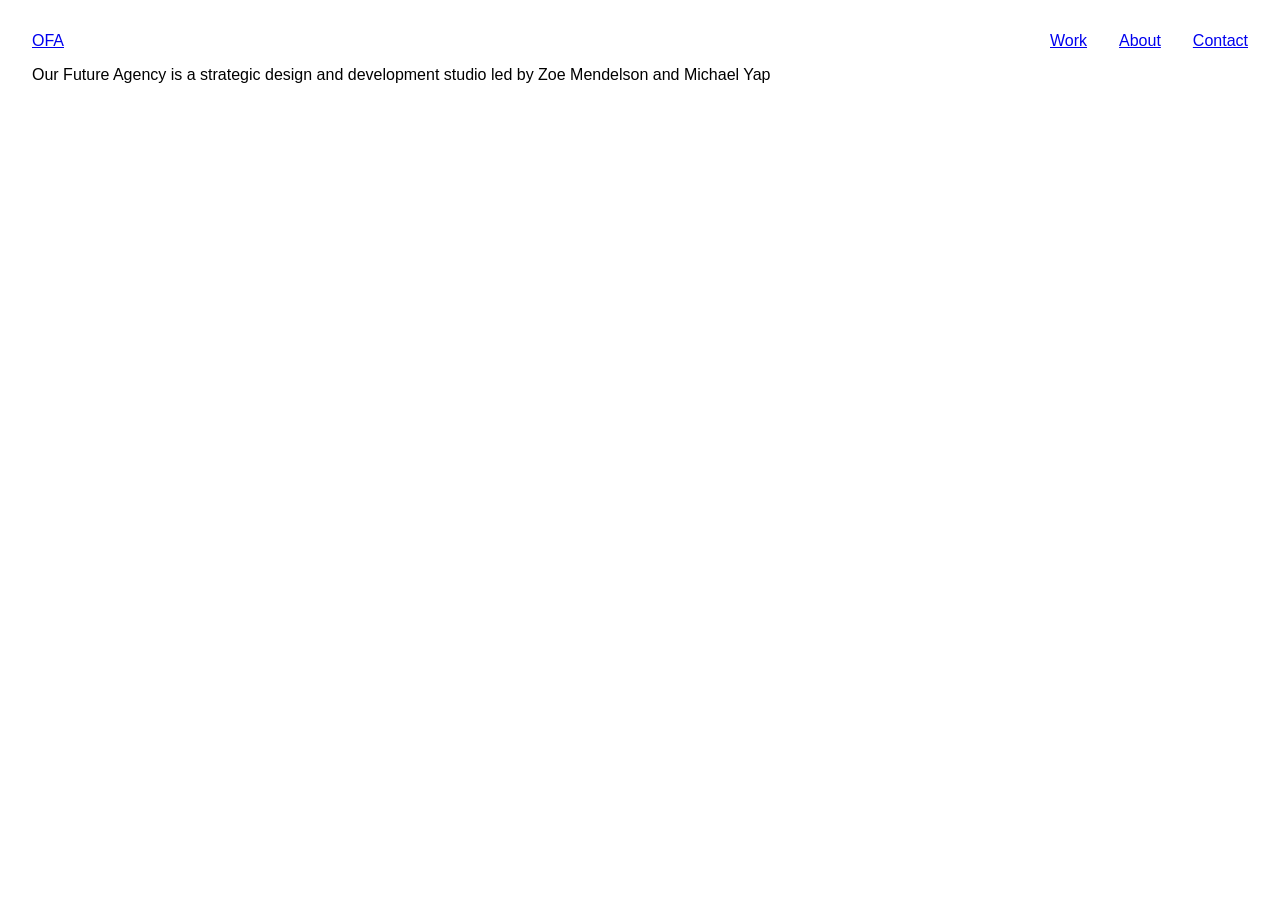
<file: index.html>
<!DOCTYPE html>
<html lang="en">
<head>
  <meta charset="UTF-8">
  <meta name="viewport" content="width=device-width, initial-scale=1.0">
  <title>Our Future Agency</title>
  <link rel="stylesheet" href="styles.css">
</head>
<body>
<!-- Generated from the OFA Website Copy Google Doc by scripts/build-pages.py. Edit the doc, not this file. -->

  <header>
    <a href="index.html">OFA</a>
    <nav aria-label="Main">
      <ul>
        <li><a href="work.html">Work</a></li>
        <li><a href="about.html">About</a></li>
        <li><a href="contact.html">Contact</a></li>
      </ul>
    </nav>
  </header>

  <main>
    <section>
      <h1 class="visually-hidden">Our Future Agency</h1>
    </section>

    <section class="intro">
      <p>Our Future Agency is a strategic design and development studio led by Zoe Mendelson and Michael Yap</p>
    </section>
  </main>

</body>
</html>
</file>
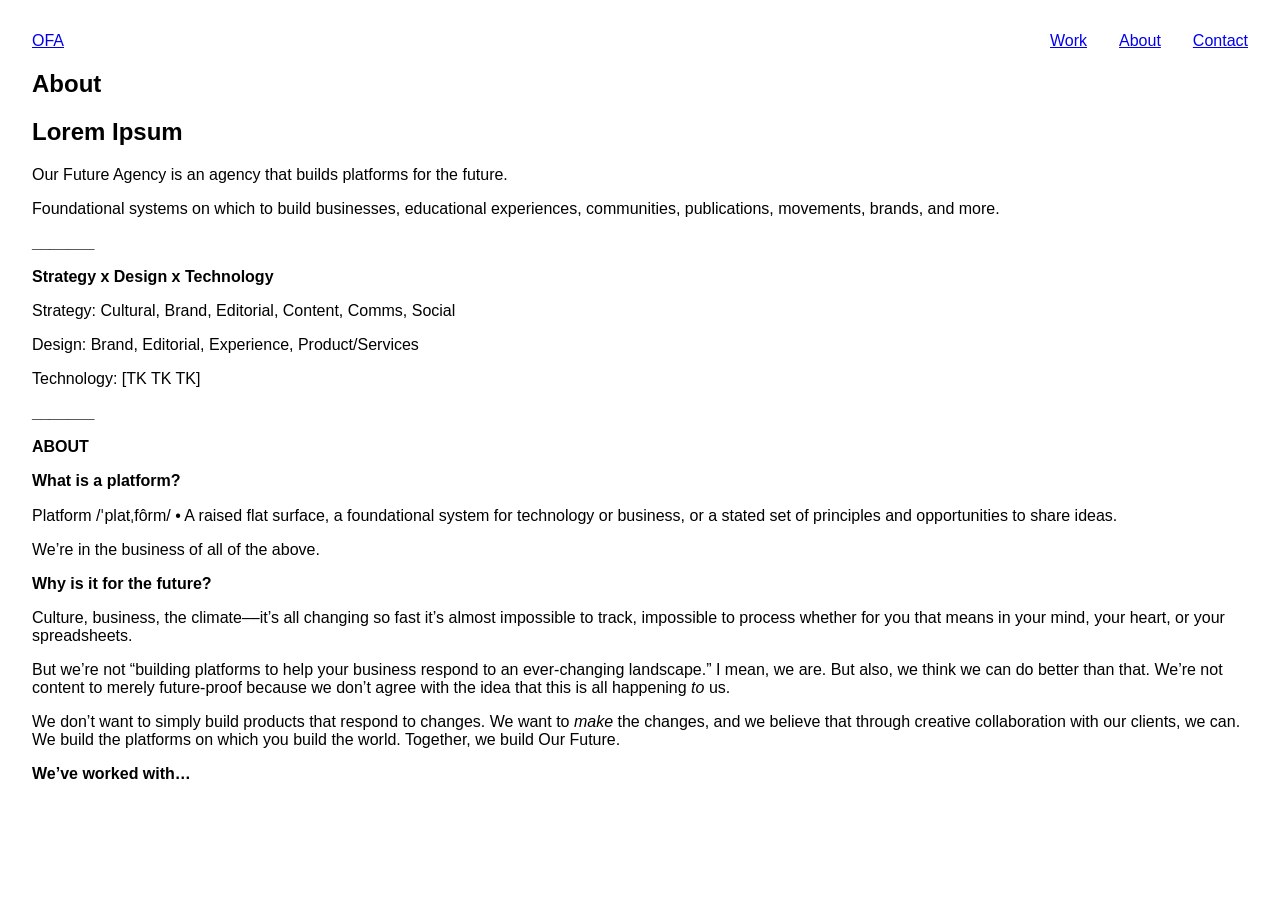
<file: about.html>
<!DOCTYPE html>
<html lang="en">
<head>
  <meta charset="UTF-8">
  <meta name="viewport" content="width=device-width, initial-scale=1.0">
  <title>About · Our Future Agency</title>
  <link rel="stylesheet" href="styles.css">
</head>
<body>
<!-- Generated from the OFA Website Copy Google Doc by scripts/build-pages.py. Edit the doc, not this file. -->

  <header>
    <a href="index.html">OFA</a>
    <nav aria-label="Main">
      <ul>
        <li><a href="work.html">Work</a></li>
        <li><a href="about.html" aria-current="page">About</a></li>
        <li><a href="contact.html">Contact</a></li>
      </ul>
    </nav>
  </header>

  <main>
    <section>
      <h1>About</h1>
    </section>

    <section class="lorem-ipsum">
      <h2>Lorem Ipsum</h2>
      <p>Our Future Agency is an agency that builds platforms for the future.</p>
      <p>Foundational systems on which to build businesses, educational experiences, communities, publications, movements, brands, and more.</p>
      <p><strong>_______</strong></p>
      <p><strong>Strategy x Design x Technology</strong></p>
      <p>Strategy: Cultural, Brand, Editorial, Content, Comms, Social</p>
      <p>Design: Brand, Editorial, Experience, Product/Services</p>
      <p>Technology: [TK TK TK]</p>
      <p><strong>_______</strong></p>
      <p><strong>ABOUT</strong></p>
      <p><strong>What is a platform?</strong></p>
      <p>Platform /ˈplatˌfôrm/ • A raised flat surface, a foundational system for technology or business, or a stated set of principles and opportunities to share ideas.</p>
      <p>We’re in the business of all of the above.</p>
      <p><strong>Why is it for the future?</strong></p>
      <p>Culture, business, the climate––it’s all changing so fast it’s almost impossible to track, impossible to process whether for you that means in your mind, your heart, or your spreadsheets.</p>
      <p>But we’re not “building platforms to help your business respond to an ever-changing landscape.” I mean, we are. But also, we think we can do better than that. We’re not content to merely future-proof because we don’t agree with the idea that this is all happening <em>to </em>us.</p>
      <p>We don’t want to simply build products that respond to changes. We want to <em>make</em> the changes, and we believe that through creative collaboration with our clients, we can. We build the platforms on which you build the world. Together, we build Our Future.</p>
      <p><strong>We’ve worked with…</strong></p>
    </section>
  </main>

</body>
</html>
</file>
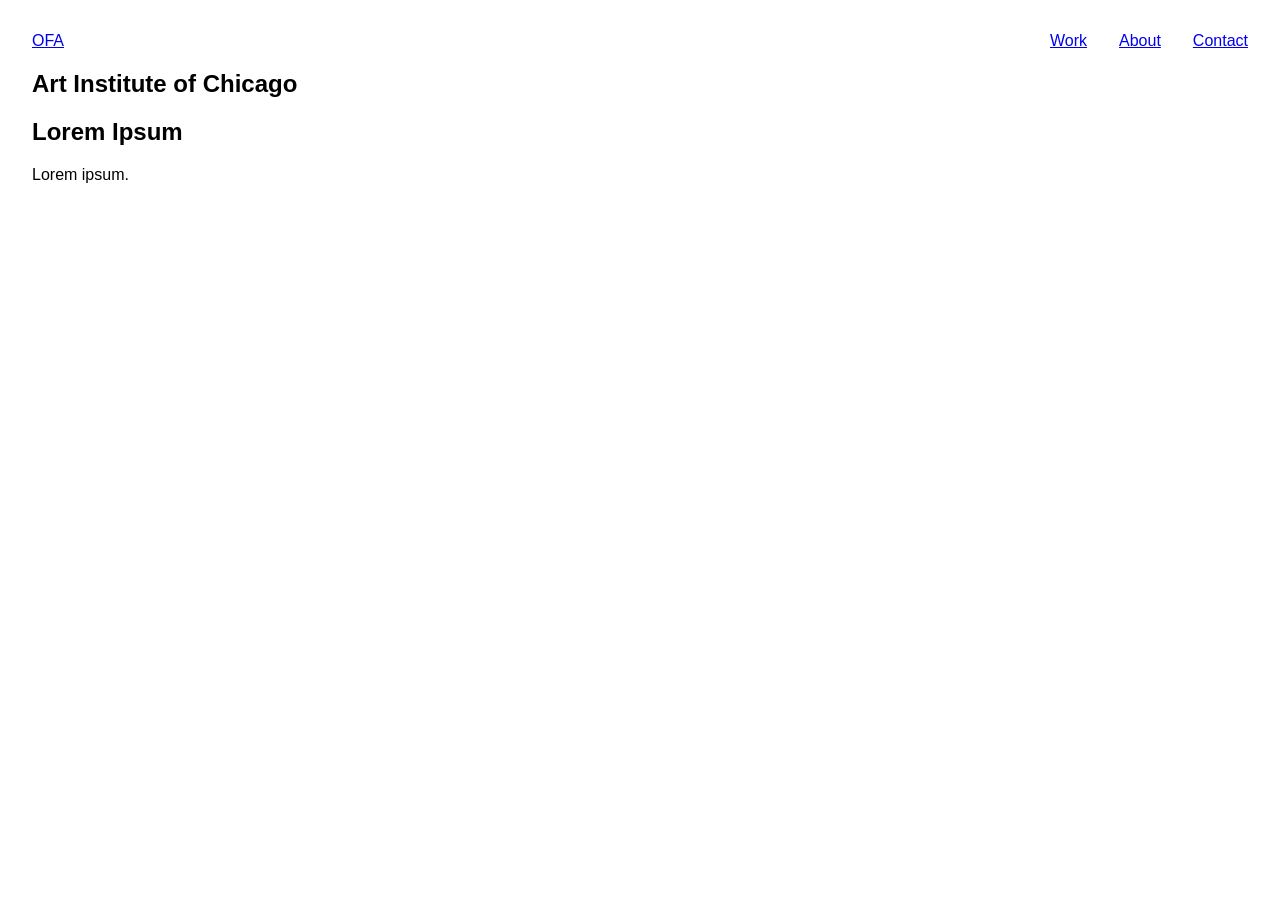
<file: art-institute-of-chicago.html>
<!DOCTYPE html>
<html lang="en">
<head>
  <meta charset="UTF-8">
  <meta name="viewport" content="width=device-width, initial-scale=1.0">
  <title>Art Institute of Chicago · Our Future Agency</title>
  <link rel="stylesheet" href="styles.css">
</head>
<body>
<!-- Generated from the OFA Website Copy Google Doc by scripts/build-pages.py. Edit the doc, not this file. -->

  <header>
    <a href="index.html">OFA</a>
    <nav aria-label="Main">
      <ul>
        <li><a href="work.html">Work</a></li>
        <li><a href="about.html">About</a></li>
        <li><a href="contact.html">Contact</a></li>
      </ul>
    </nav>
  </header>

  <main>
    <section>
      <h1>Art Institute of Chicago</h1>
    </section>

    <section class="lorem-ipsum">
      <h2>Lorem Ipsum</h2>
      <p>Lorem ipsum.</p>
    </section>
  </main>

</body>
</html>
</file>
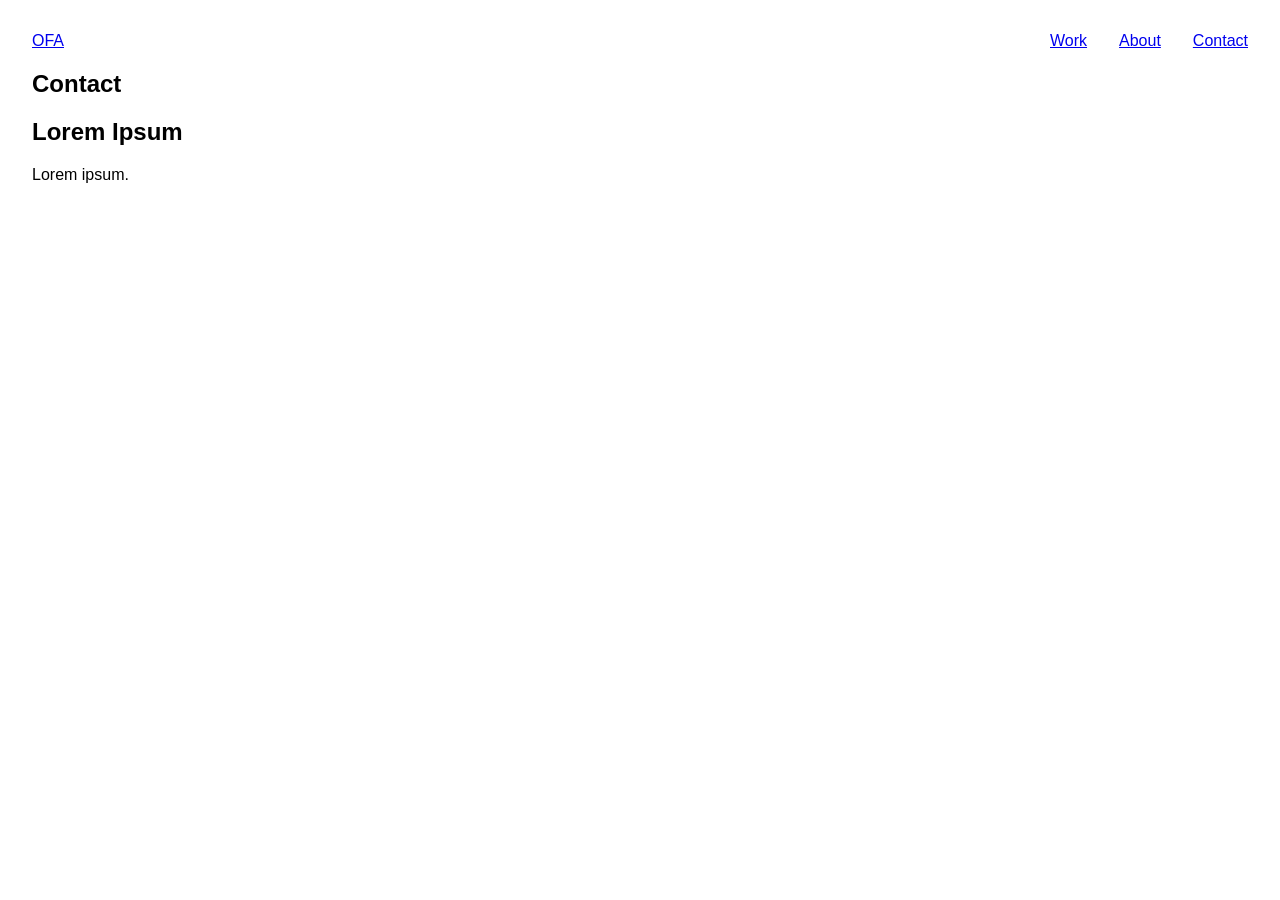
<file: contact.html>
<!DOCTYPE html>
<html lang="en">
<head>
  <meta charset="UTF-8">
  <meta name="viewport" content="width=device-width, initial-scale=1.0">
  <title>Contact · Our Future Agency</title>
  <link rel="stylesheet" href="styles.css">
</head>
<body>
<!-- Generated from the OFA Website Copy Google Doc by scripts/build-pages.py. Edit the doc, not this file. -->

  <header>
    <a href="index.html">OFA</a>
    <nav aria-label="Main">
      <ul>
        <li><a href="work.html">Work</a></li>
        <li><a href="about.html">About</a></li>
        <li><a href="contact.html" aria-current="page">Contact</a></li>
      </ul>
    </nav>
  </header>

  <main>
    <section>
      <h1>Contact</h1>
    </section>

    <section class="lorem-ipsum">
      <h2>Lorem Ipsum</h2>
      <p>Lorem ipsum.</p>
    </section>
  </main>

</body>
</html>
</file>
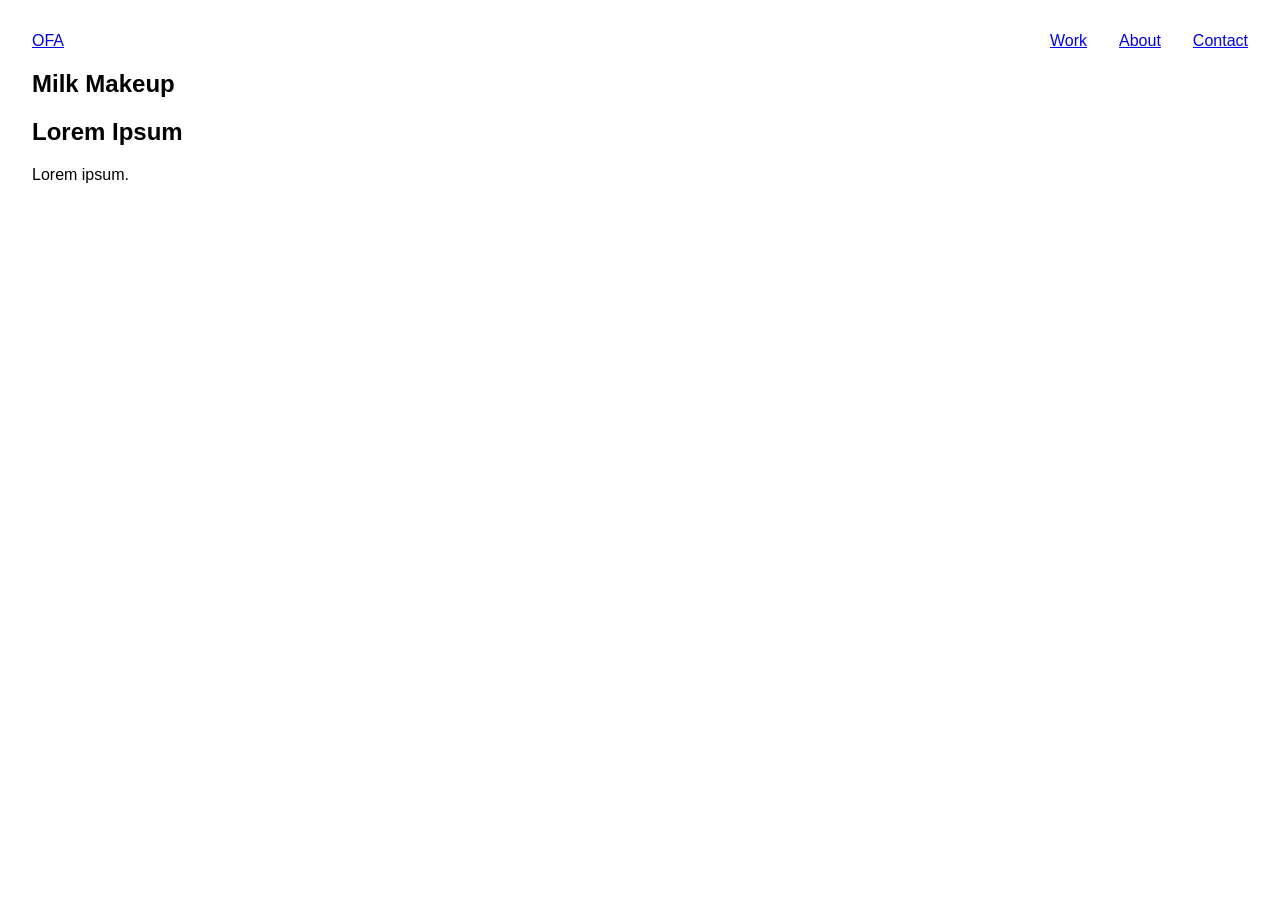
<file: milk-makeup.html>
<!DOCTYPE html>
<html lang="en">
<head>
  <meta charset="UTF-8">
  <meta name="viewport" content="width=device-width, initial-scale=1.0">
  <title>Milk Makeup · Our Future Agency</title>
  <link rel="stylesheet" href="styles.css">
</head>
<body>
<!-- Generated from the OFA Website Copy Google Doc by scripts/build-pages.py. Edit the doc, not this file. -->

  <header>
    <a href="index.html">OFA</a>
    <nav aria-label="Main">
      <ul>
        <li><a href="work.html">Work</a></li>
        <li><a href="about.html">About</a></li>
        <li><a href="contact.html">Contact</a></li>
      </ul>
    </nav>
  </header>

  <main>
    <section>
      <h1>Milk Makeup</h1>
    </section>

    <section class="lorem-ipsum">
      <h2>Lorem Ipsum</h2>
      <p>Lorem ipsum.</p>
    </section>
  </main>

</body>
</html>
</file>
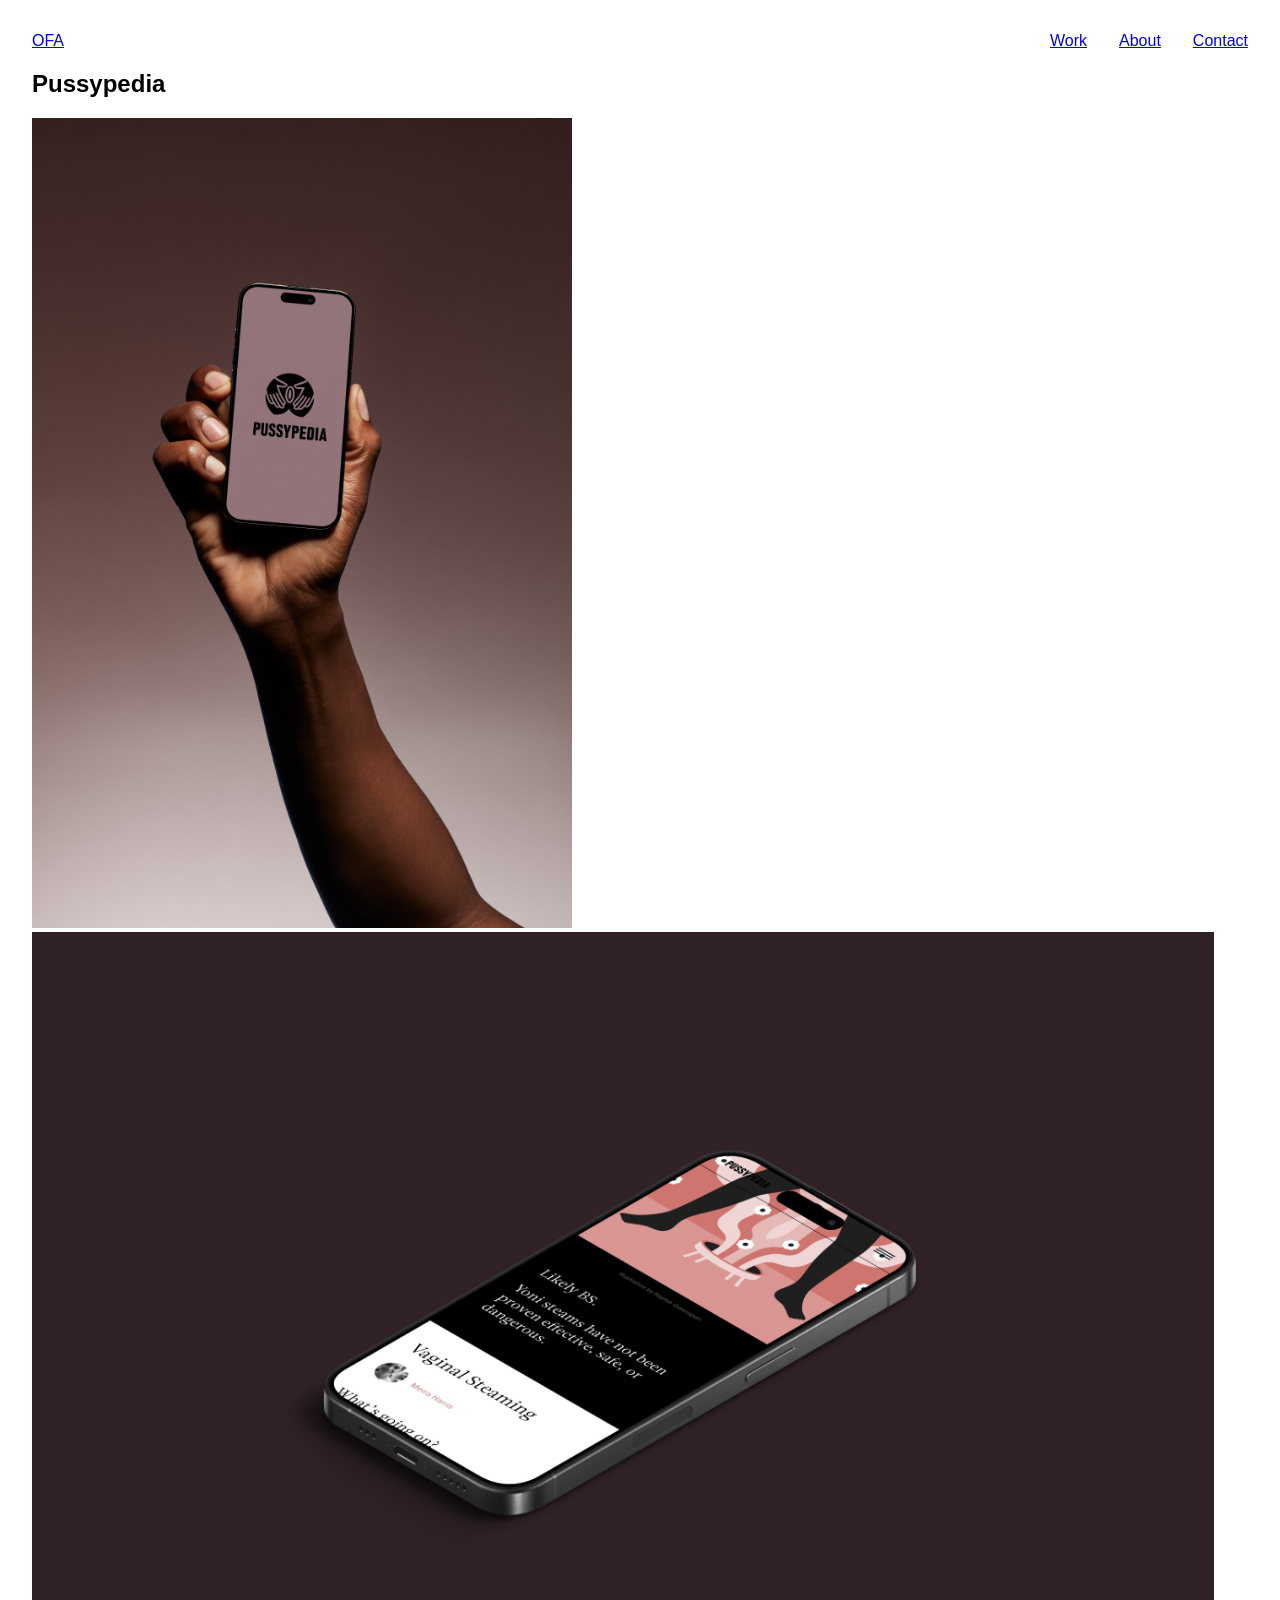
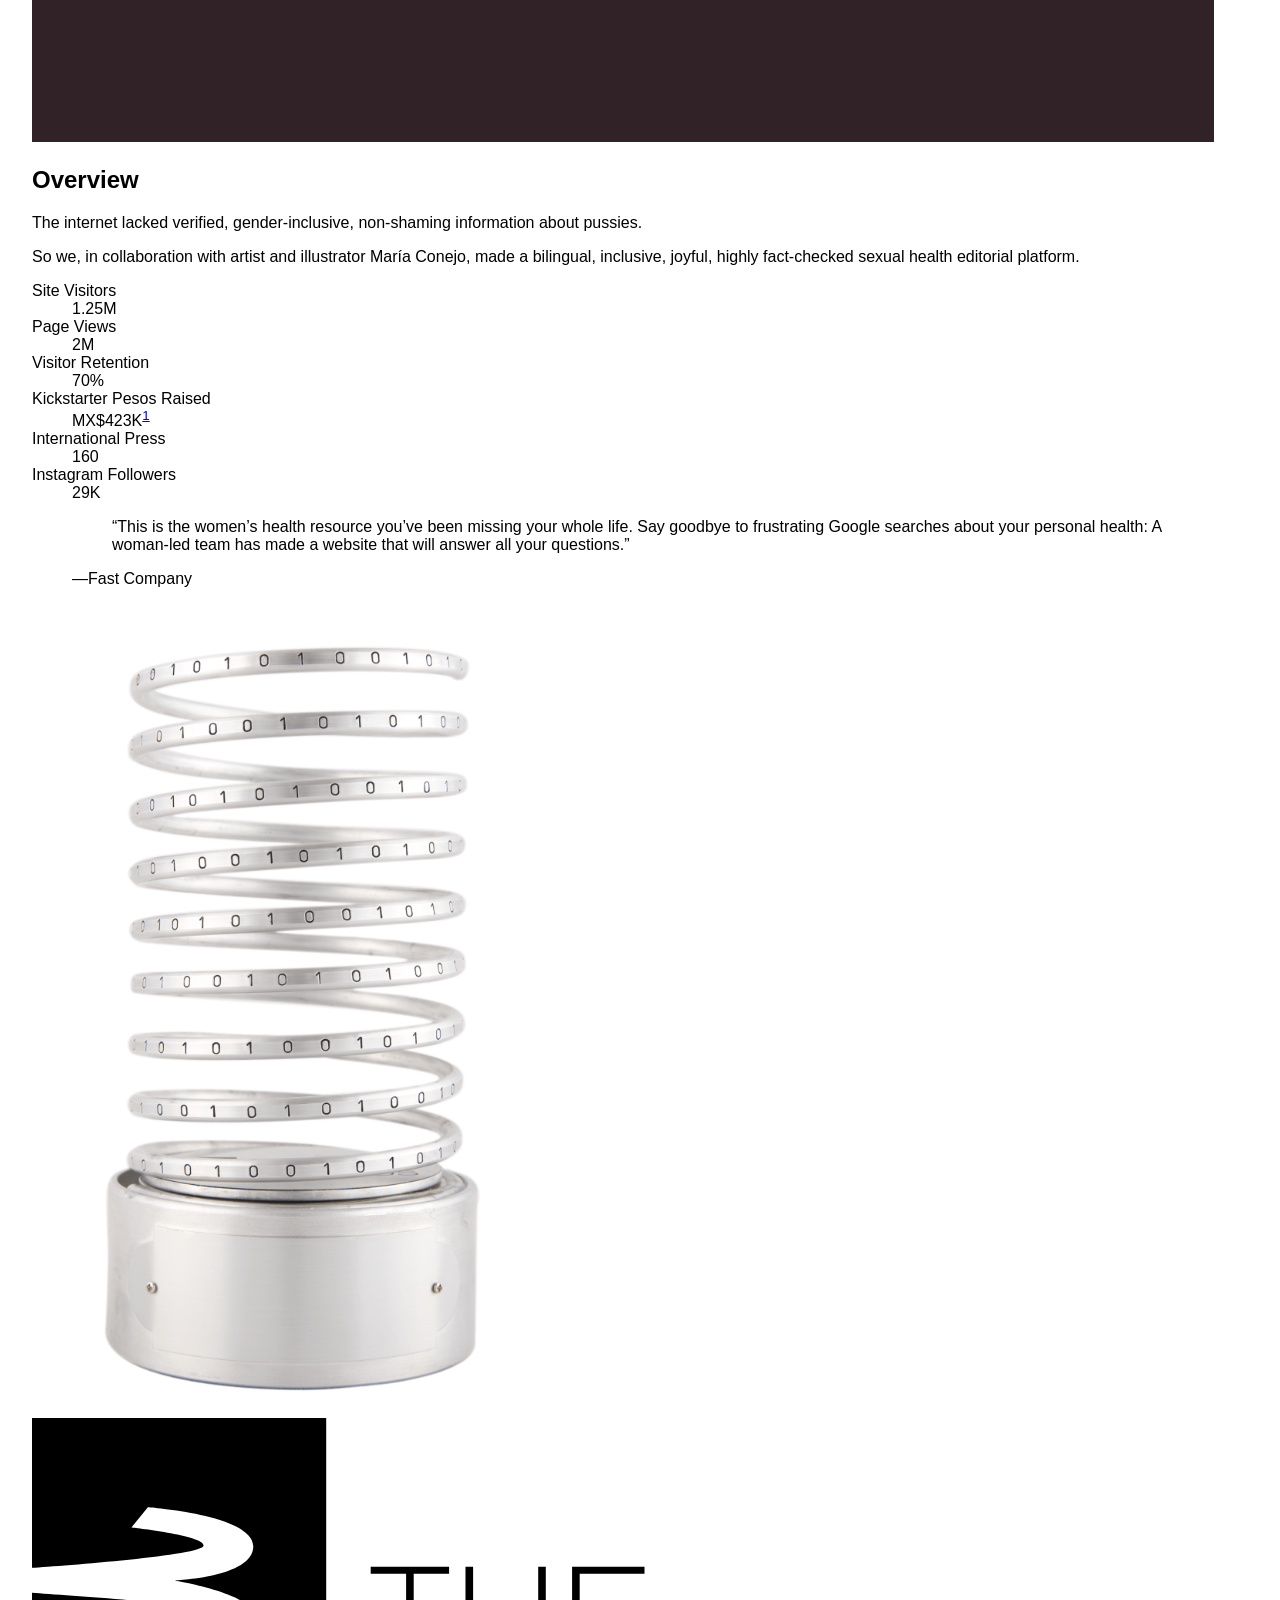
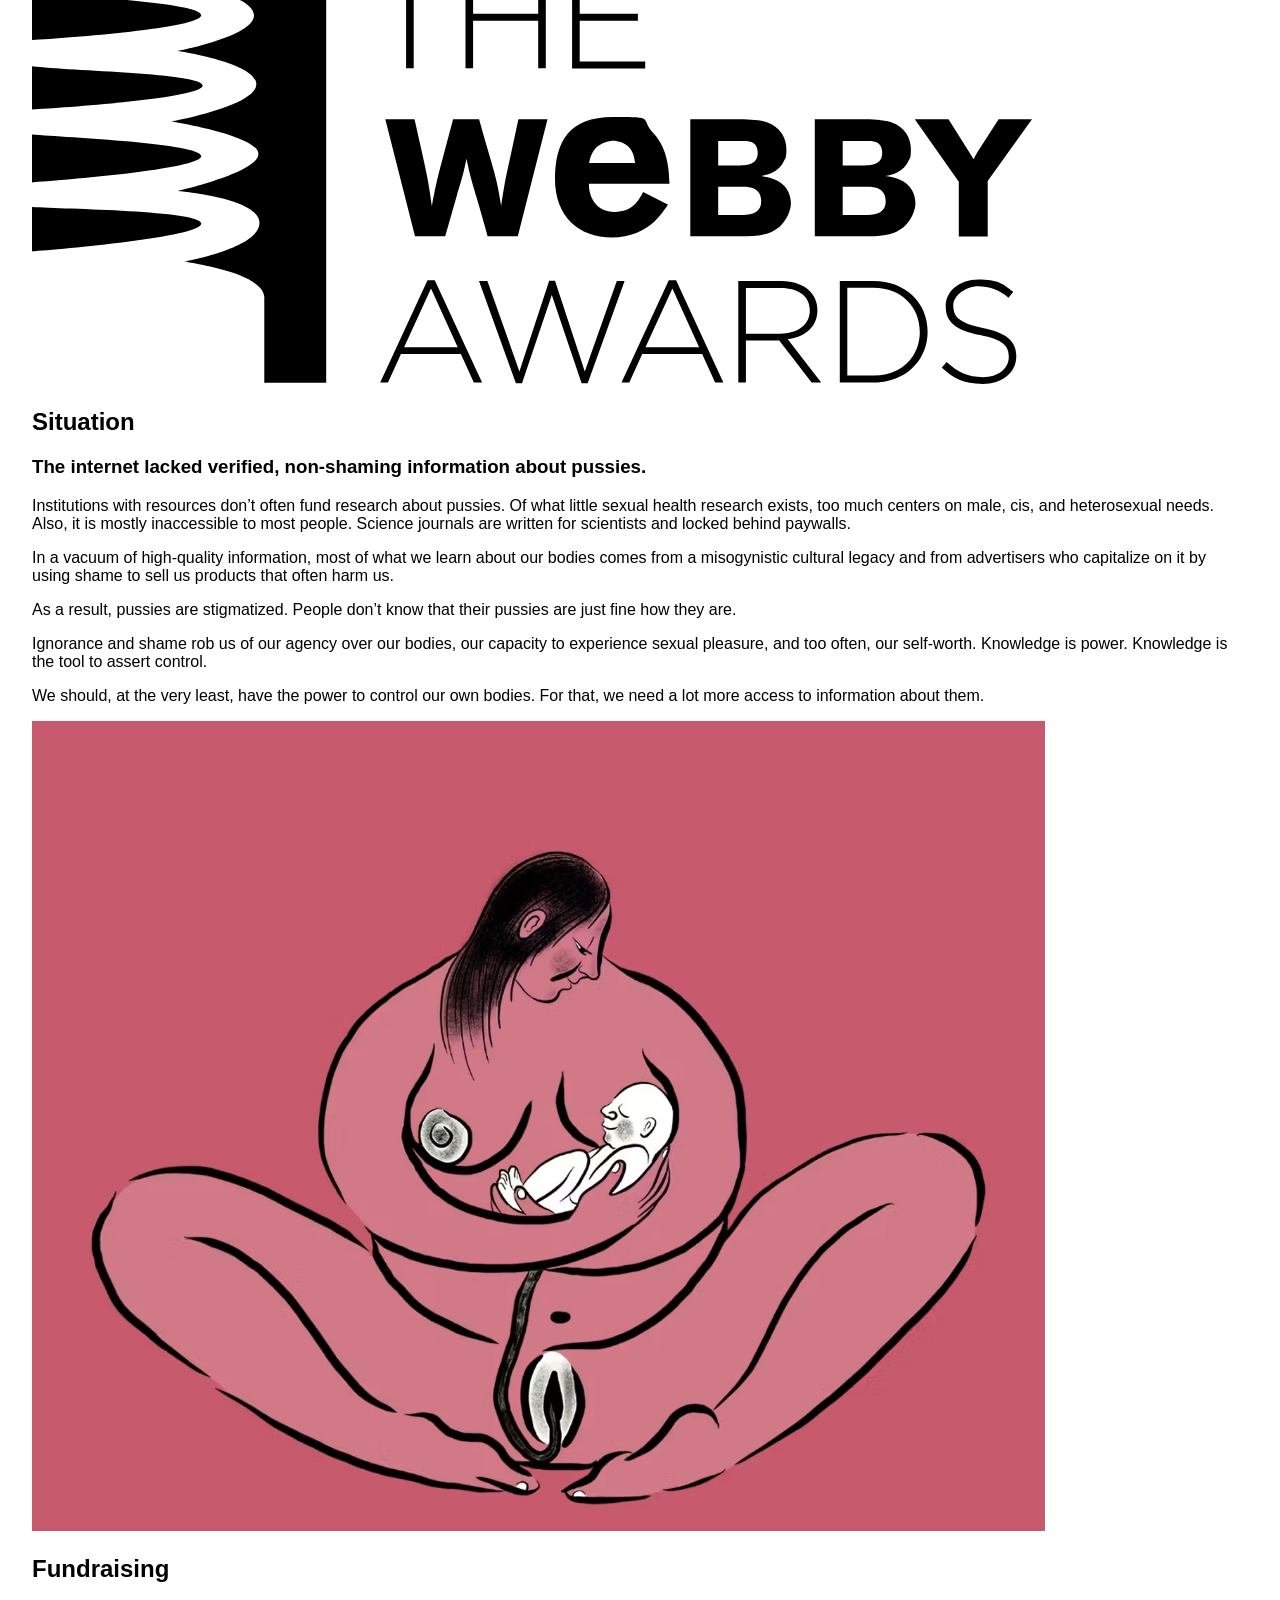
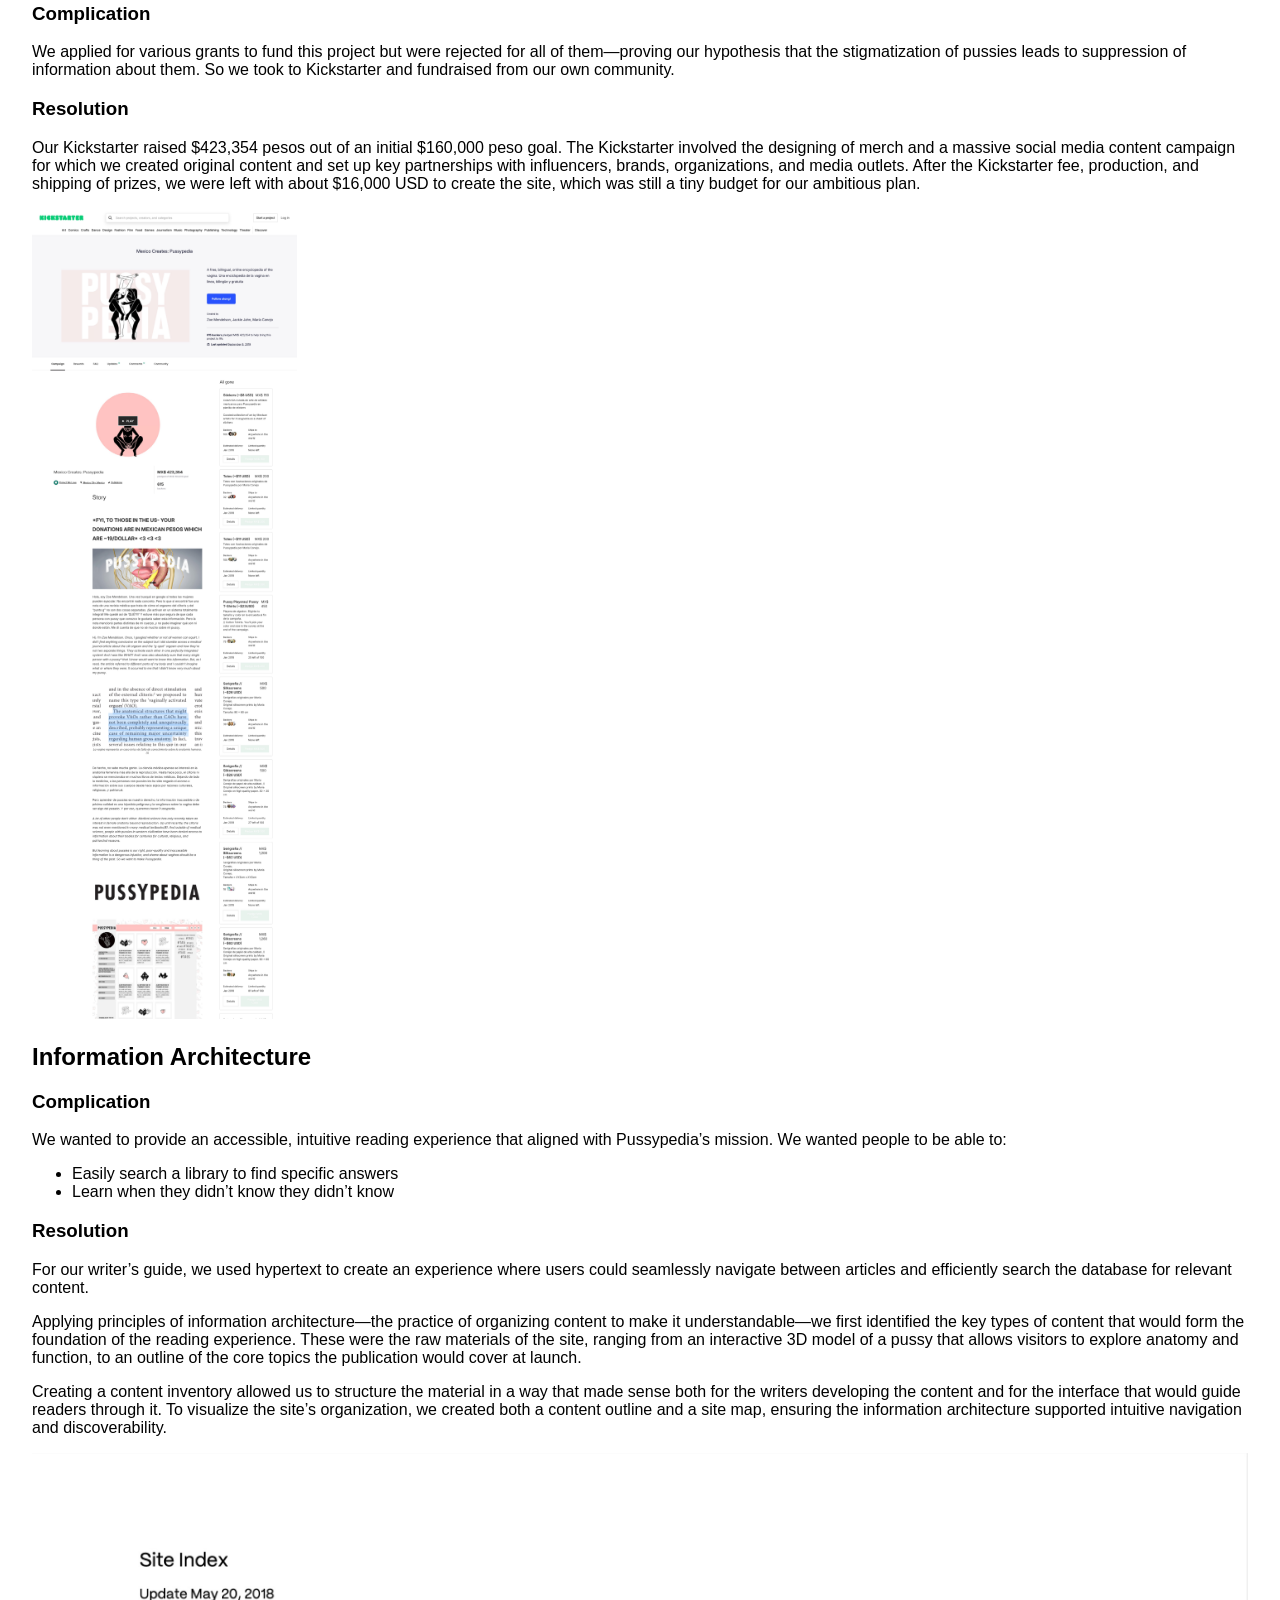
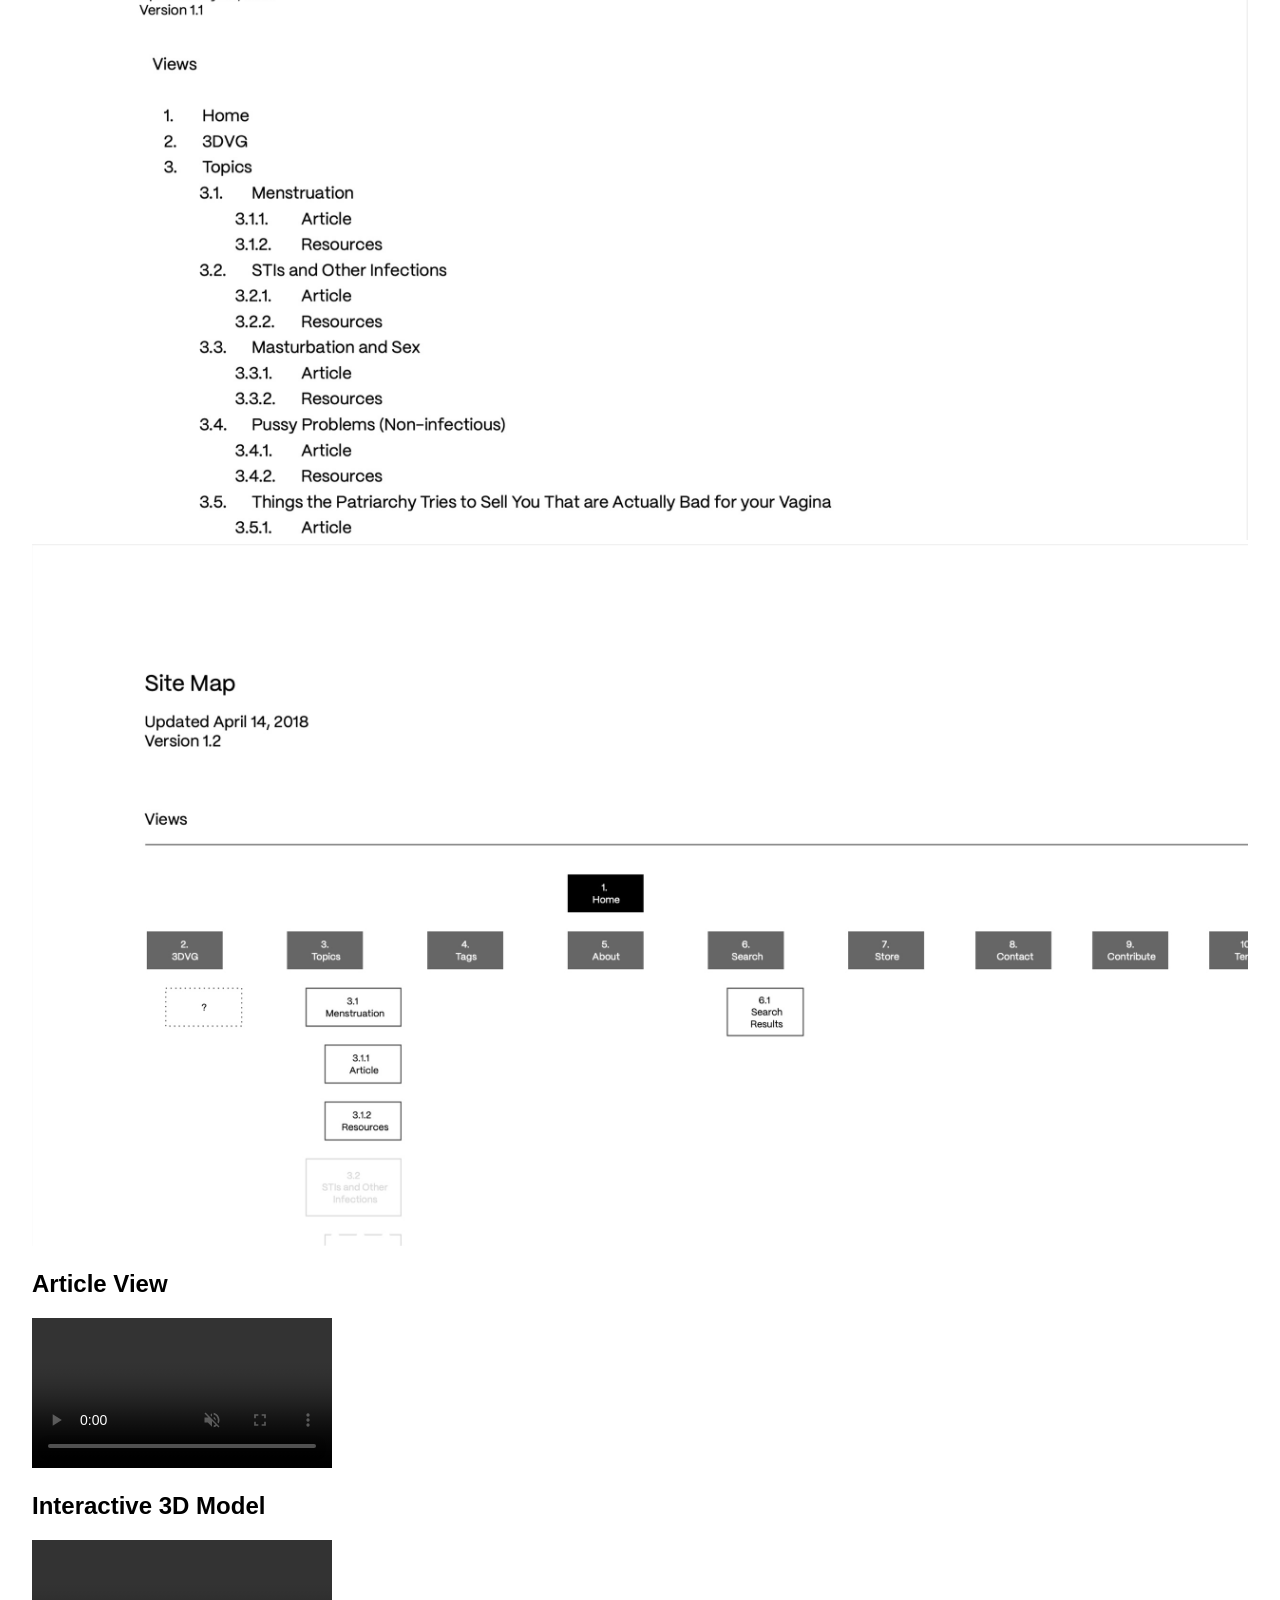
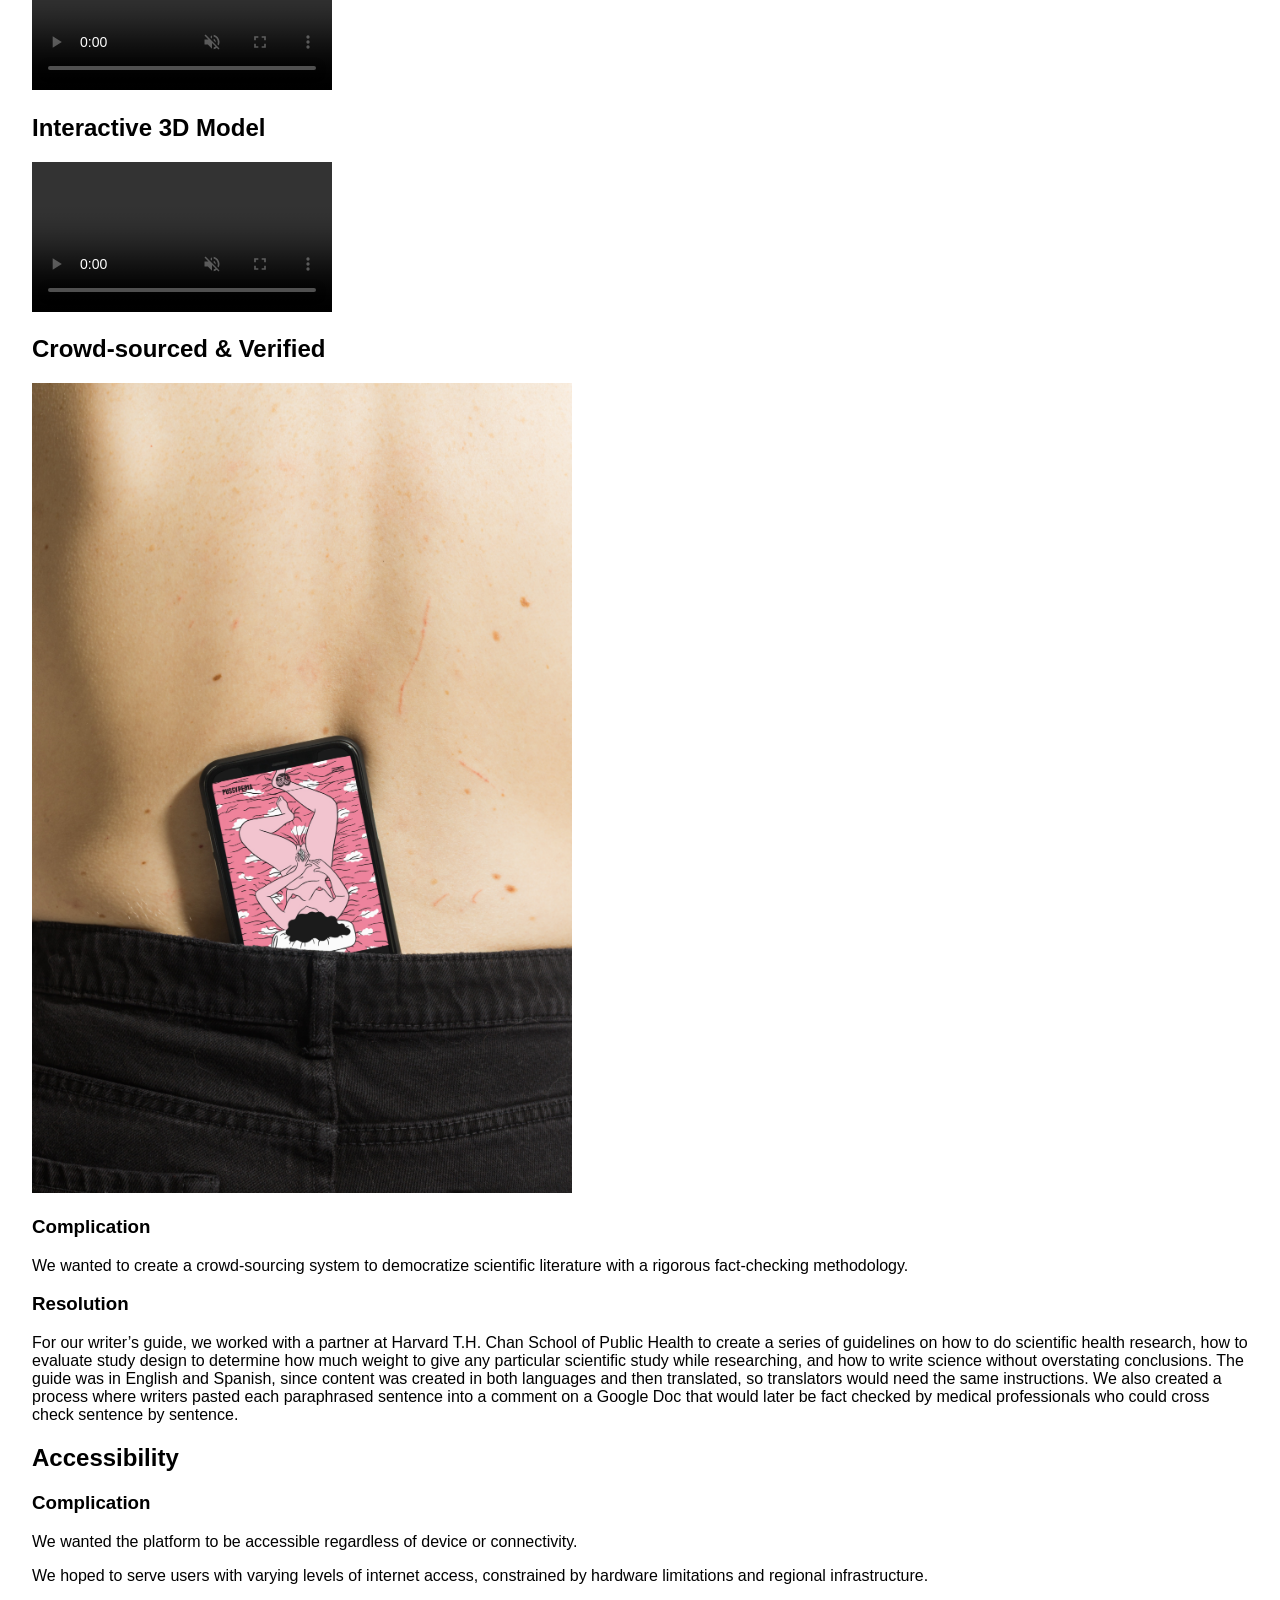
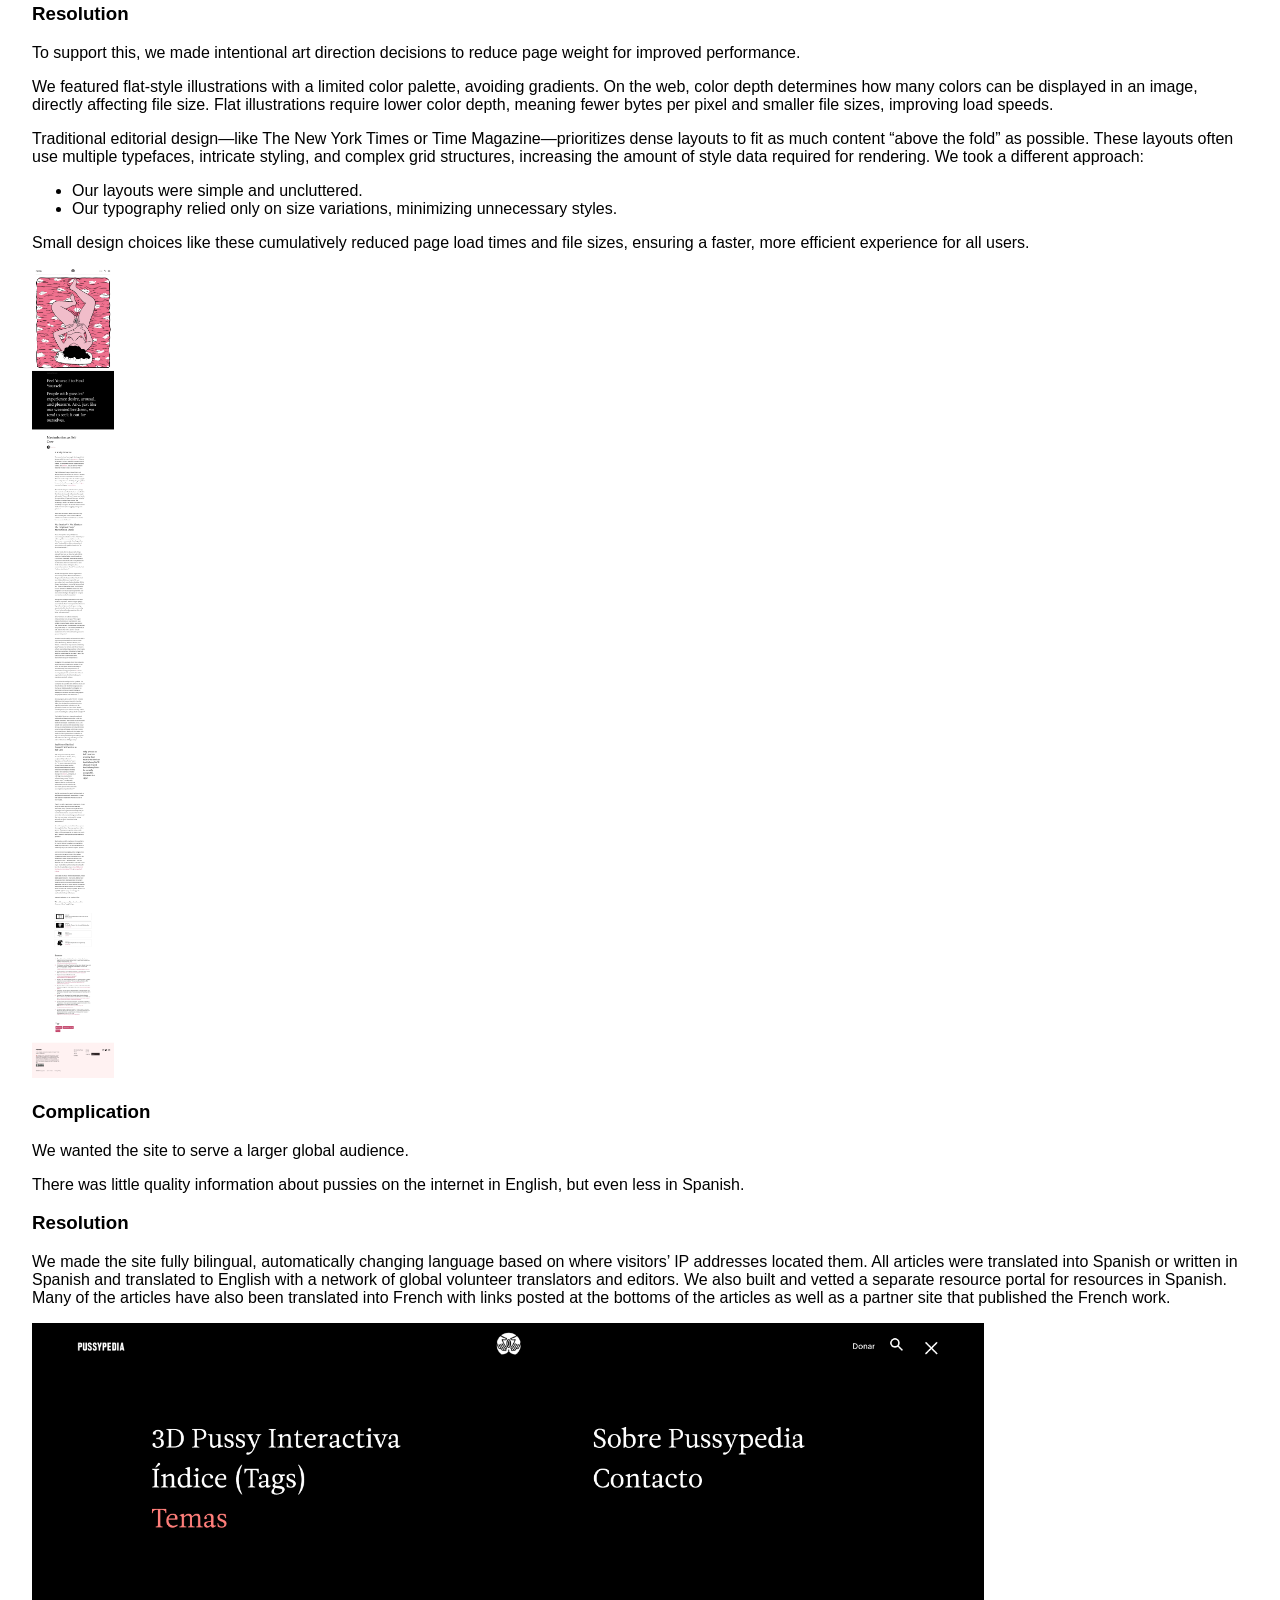
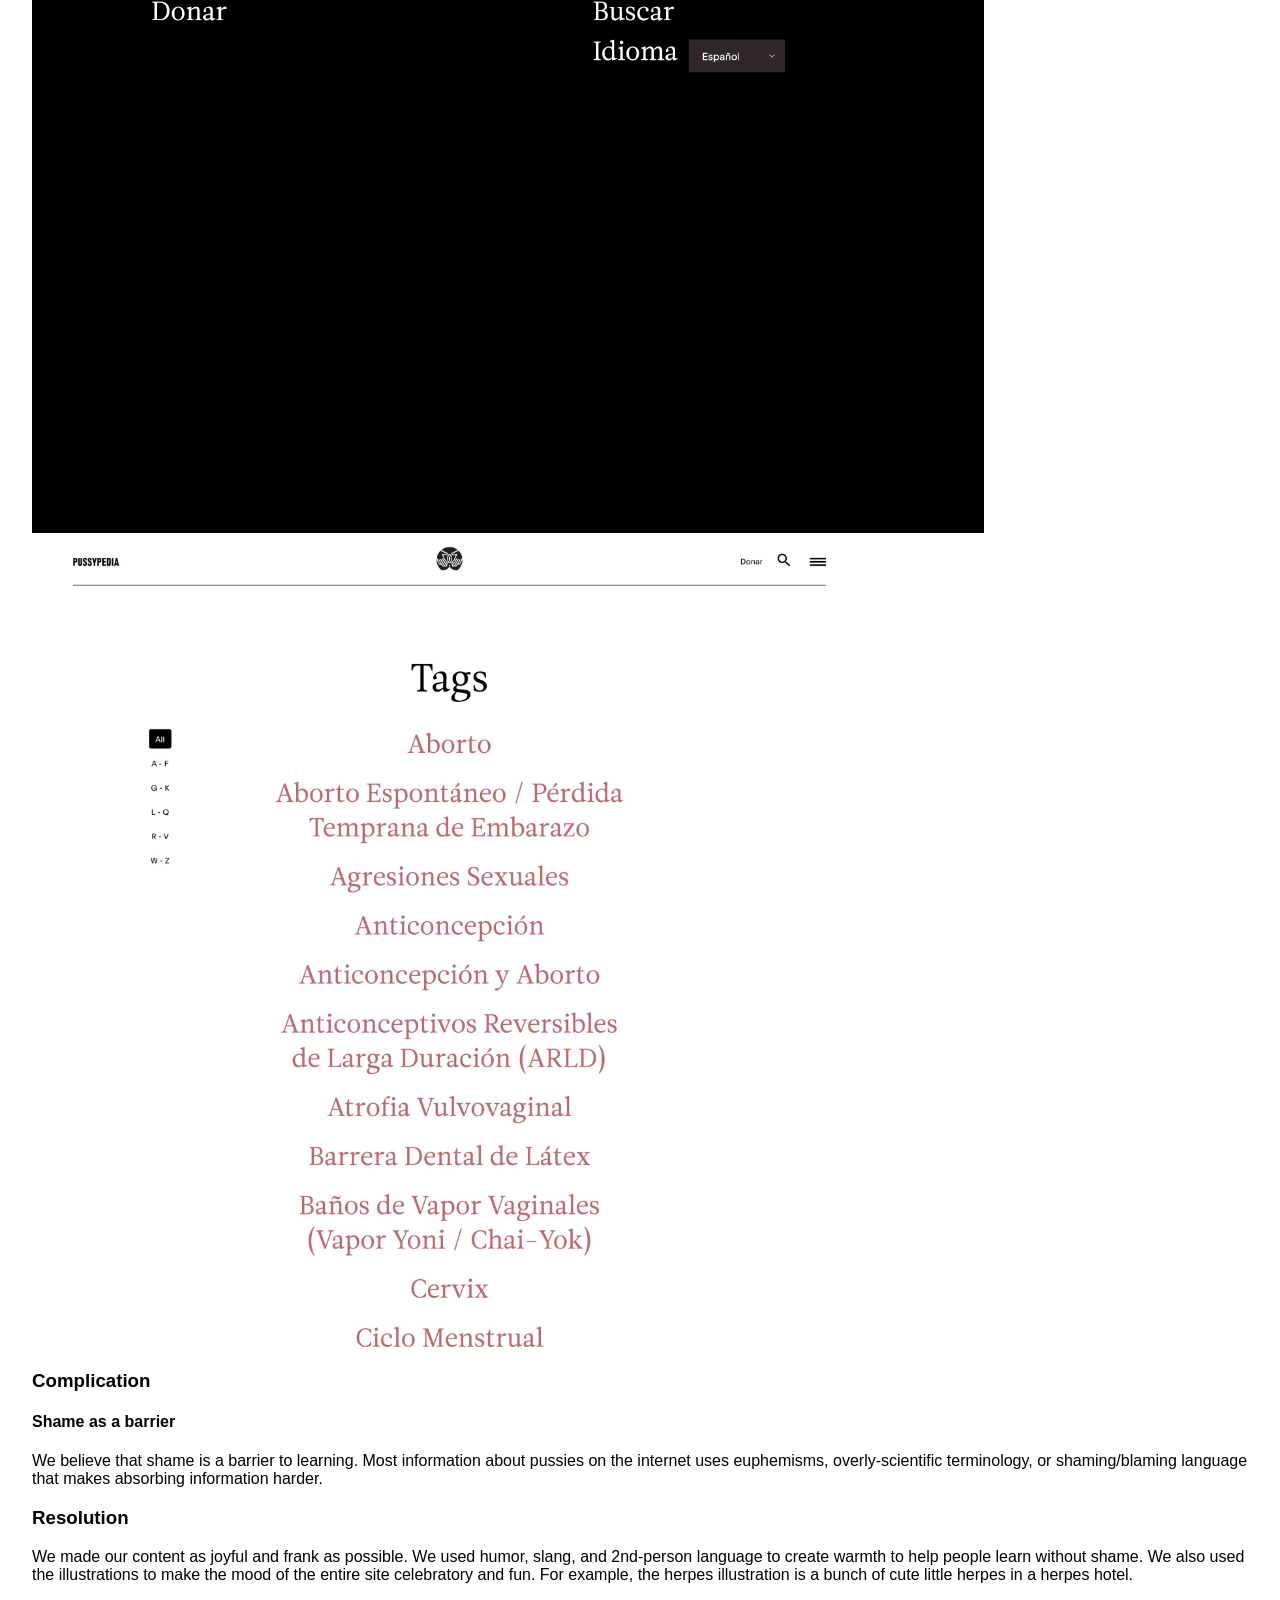
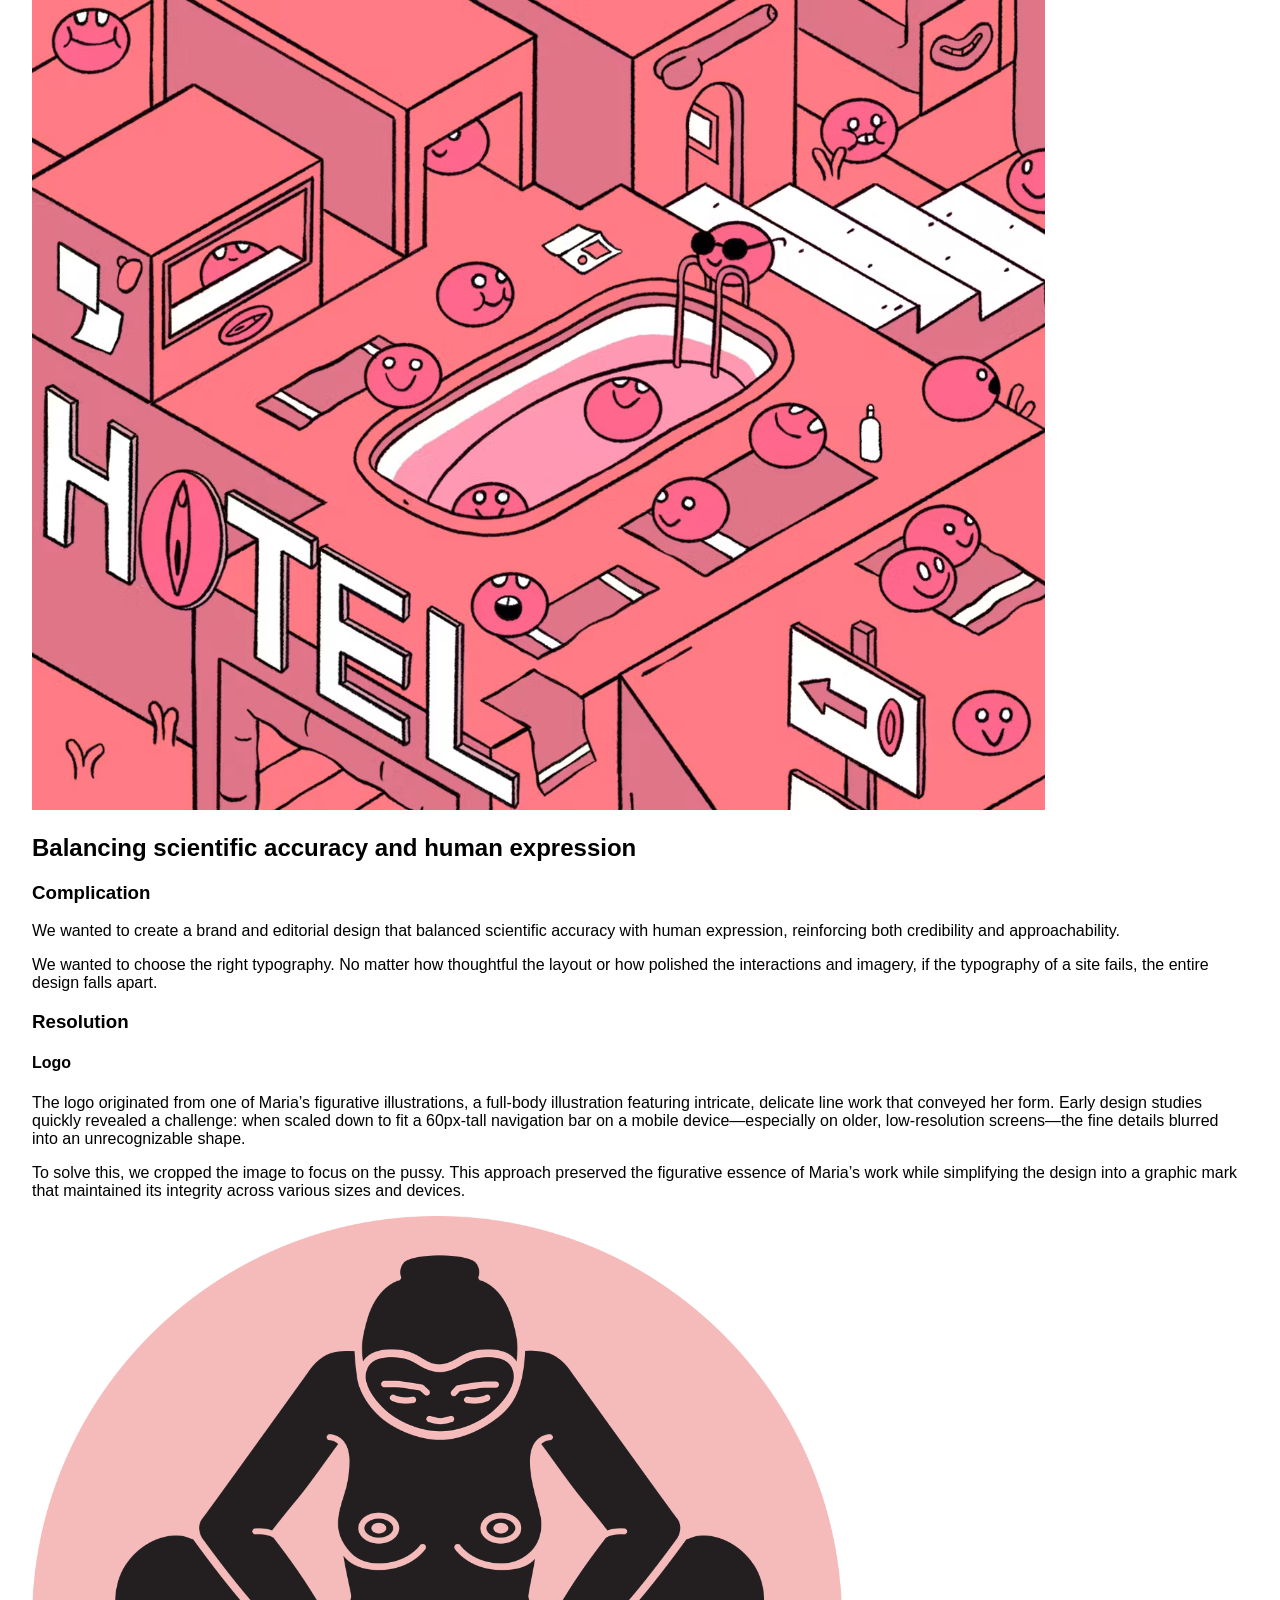
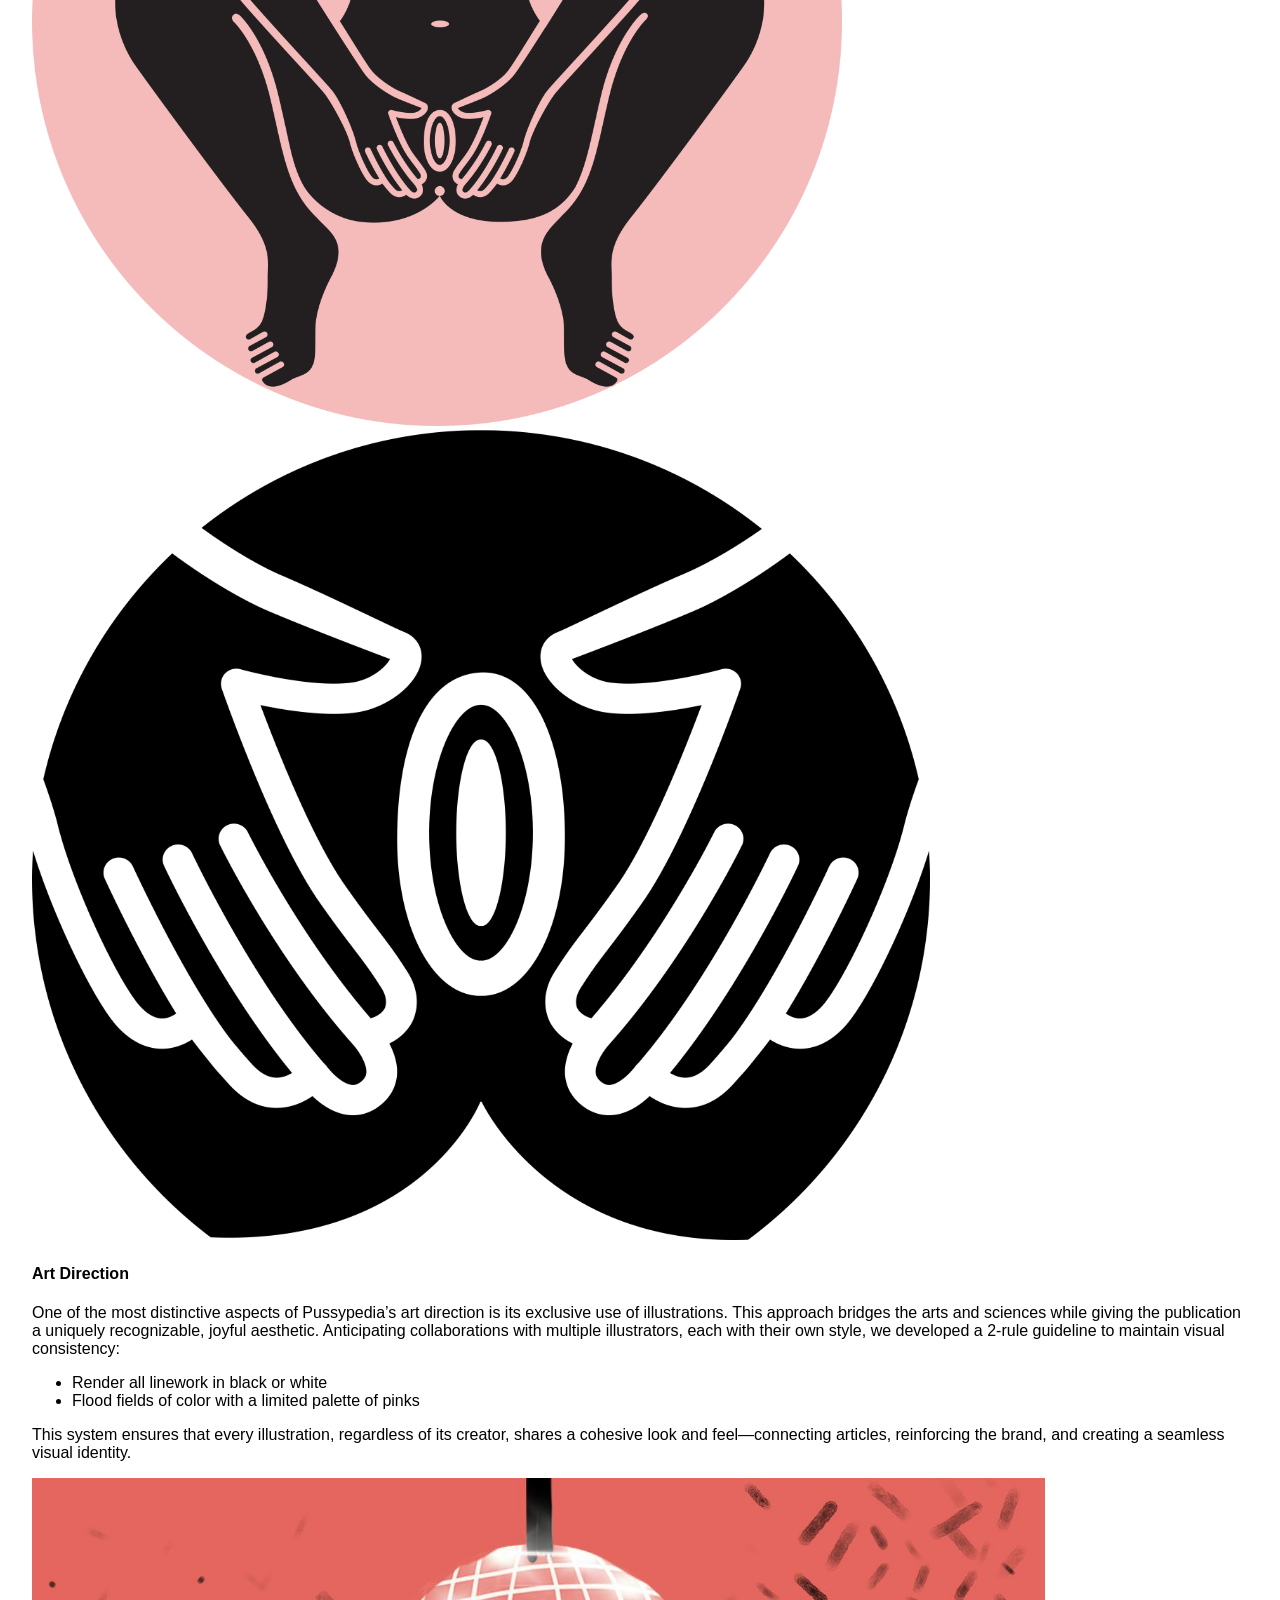
<file: pussypedia.html>
<!DOCTYPE html>
<html lang="en">
<head>
  <meta charset="UTF-8">
  <meta name="viewport" content="width=device-width, initial-scale=1.0">
  <title>Pussypedia · Our Future Agency</title>
  <link rel="stylesheet" href="styles.css">
</head>
<body>
<!-- Generated from the OFA Website Copy Google Doc by scripts/build-pages.py. Edit the doc, not this file. -->

  <header>
    <a href="index.html">OFA</a>
    <nav aria-label="Main">
      <ul>
        <li><a href="work.html">Work</a></li>
        <li><a href="about.html">About</a></li>
        <li><a href="contact.html">Contact</a></li>
      </ul>
    </nav>
  </header>

  <main>
    <section>
      <h1>Pussypedia</h1>
    </section>

    <img src="assets/images/pussypedia/mm-phone-ph-fddp-01-mask-corrected-pp-1366.jpg" alt="A raised hand holding a phone showing the Pussypedia logo" width="2560" height="3840">
    <img src="assets/images/pussypedia/08-iphone-15-pro-isometric-right-pp-01-2813.jpg" alt="A phone lying at an angle, showing the Pussypedia article “Vaginal Steaming” with an illustration and the verdict “Likely BS.”" width="2560" height="1755">

    <section class="overview">
      <h2>Overview</h2>
      <p>The internet lacked verified, gender-inclusive, non-shaming information about pussies.</p>
      <p>So we, in collaboration with artist and illustrator María Conejo, made a bilingual, inclusive, joyful, highly fact-checked sexual health editorial platform.</p>
      <dl>
        <div>
          <dt>Site Visitors</dt>
          <dd>1.25M</dd>
        </div>
        <div>
          <dt>Page Views</dt>
          <dd>2M</dd>
        </div>
        <div>
          <dt>Visitor Retention</dt>
          <dd>70%</dd>
        </div>
        <div>
          <dt>Kickstarter Pesos Raised</dt>
          <dd>MX$423K<sup><a href="#note-1" id="ref-1">1</a></sup></dd>
        </div>
        <div>
          <dt>International Press</dt>
          <dd>160</dd>
        </div>
        <div>
          <dt>Instagram Followers</dt>
          <dd>29K</dd>
        </div>
      </dl>
      <figure class="quote">
        <blockquote>
          <p>“This is the women’s health resource you’ve been missing your whole life. Say goodbye to frustrating Google searches about your personal health: A woman-led team has made a website that will answer all your questions.”</p>
        </blockquote>
        <figcaption>—Fast Company</figcaption>
      </figure>
      <img src="assets/images/pussypedia/webbystatue-2-1708.png" alt="A Webby Award statuette: a silver spiral engraved with ones and zeros on a round base" width="2793" height="4200">
      <img src="assets/images/pussypedia/the-webby-awards-logo-black-1731.svg" alt="The Webby Awards" width="1000" height="566">
    </section>

    <section class="situation">
      <h2>Situation</h2>
      <h3>The internet lacked verified, non-shaming information about pussies.</h3>
      <p>Institutions with resources don’t often fund research about pussies. Of what little sexual health research exists, too much centers on male, cis, and heterosexual needs. Also, it is mostly inaccessible to most people. Science journals are written for scientists and locked behind paywalls.</p>
      <p>In a vacuum of high-quality information, most of what we learn about our bodies comes from a misogynistic cultural legacy and from advertisers who capitalize on it by using shame to sell us products that often harm us.</p>
      <p>As a result, pussies are stigmatized. People don’t know that their pussies are just fine how they are.</p>
      <p>Ignorance and shame rob us of our agency over our bodies, our capacity to experience sexual pleasure, and too often, our self-worth. Knowledge is power. Knowledge is the tool to assert control.</p>
      <p>We should, at the very least, have the power to control our own bodies. For that, we need a lot more access to information about them.</p>
      <img src="assets/images/pussypedia/margarita-fedorova-birth-10929.jpg" alt="Illustration of a woman sitting cross-legged, cradling her newborn baby, with the umbilical cord still connecting them, in black line work on pink" width="1440" height="1152">
    </section>

    <section class="fundraising">
      <h2>Fundraising</h2>
      <h3>Complication</h3>
      <p>We applied for various grants to fund this project but were rejected for all of them—proving our hypothesis that the stigmatization of pussies leads to suppression of information about them. So we took to Kickstarter and fundraised from our own community.</p>
      <h3>Resolution</h3>
      <p>Our Kickstarter raised $423,354 pesos out of an initial $160,000 peso goal. The Kickstarter involved the designing of merch and a massive social media content campaign for which we created original content and set up key partnerships with influencers, brands, organizations, and media outlets. After the Kickstarter fee, production, and shipping of prizes, we were left with about $16,000 USD to create the site, which was still a tiny budget for our ambitious plan.</p>
      <img src="assets/images/pussypedia/kickstarter-desktop-above-the-fold-2858.jpg" alt="The Pussypedia Kickstarter campaign page, showing MX$423,354 pledged by 615 backers, the bilingual campaign story, and reward tiers of stickers, totes, T-shirts and silkscreen prints" width="2560" height="7819">
    </section>

    <section class="information-architecture">
      <h2>Information Architecture</h2>
      <h3>Complication</h3>
      <p>We wanted to provide an accessible, intuitive reading experience that aligned with Pussypedia’s mission. We wanted people to be able to:</p>
      <ul>
        <li>Easily search a library to find specific answers</li>
        <li>Learn when they didn’t know they didn’t know</li>
      </ul>
      <h3>Resolution</h3>
      <p>For our writer’s guide, we used hypertext to create an experience where users could seamlessly navigate between articles and efficiently search the database for relevant content.</p>
      <p>Applying principles of information architecture—the practice of organizing content to make it understandable—we first identified the key types of content that would form the foundation of the reading experience. These were the raw materials of the site, ranging from an interactive 3D model of a pussy that allows visitors to explore anatomy and function, to an outline of the core topics the publication would cover at launch.</p>
      <p>Creating a content inventory allowed us to structure the material in a way that made sense both for the writers developing the content and for the interface that would guide readers through it. To visualize the site’s organization, we created both a content outline and a site map, ensuring the information architecture supported intuitive navigation and discoverability.</p>
      <img src="assets/images/pussypedia/site-index.jpg" alt="The Pussypedia site index, version 1.1 from May 2018: a numbered outline of the site’s views — Home, 3DVG and Topics — with each topic, such as Menstruation and STIs and Other Infections, divided into an article and resources" width="2560" height="1446">
      <img src="assets/images/pussypedia/site-map.jpg" alt="The Pussypedia site map, version 1.2 from April 2018: a tree diagram with Home at the top, branching to views including 3DVG, Topics, Tags, About, Search, Store, Contact and Contribute, with Topics broken down into subjects such as Menstruation, each with an article and resources page" width="2560" height="1479">
    </section>

    <section class="article-view">
      <h2>Article View</h2>
      <video src="assets/videos/pussypedia/vaginal-steaming-scroll.mp4" width="886" height="1920" autoplay muted loop playsinline controls aria-label="Screen recording of scrolling through the Pussypedia article on vaginal steaming on a phone, from the article text down to a list of linked resources">
        <a href="assets/videos/pussypedia/vaginal-steaming-scroll.mp4">Watch a screen recording of the vaginal steaming article</a>
      </video>
    </section>

    <section class="interactive-3d-model">
      <h2>Interactive 3D Model</h2>
      <video src="assets/videos/pussypedia/3d-model-desktop.mp4" width="1920" height="1080" autoplay muted loop playsinline controls aria-label="Screen recording of the interactive 3D anatomy model in the Pussypedia article on stress urinary incontinence, rotating through the pelvic organs with labels such as the right ovary">
        <a href="assets/videos/pussypedia/3d-model-desktop.mp4">Watch a screen recording of the interactive 3D model</a>
      </video>
    </section>

    <section class="interactive-3d-model">
      <h2>Interactive 3D Model</h2>
      <video src="assets/videos/pussypedia/3d-model-mobile.mp4" width="1020" height="2160" autoplay muted loop playsinline controls aria-label="Screen recording of the interactive 3D anatomy model on a phone, zooming and rotating around the uterus, ovary and bladder on pussypedia.net">
        <a href="assets/videos/pussypedia/3d-model-mobile.mp4">Watch a screen recording of the 3D model on a phone</a>
      </video>
    </section>

    <section class="crowd-sourced-verified">
      <h2>Crowd-sourced &amp; Verified</h2>
      <img src="assets/images/pussypedia/peculiar-c01-1-tucked-phone-pp-2593.jpg" alt="A phone tucked into the waistband of black jeans against a bare lower back, its screen showing a pink Pussypedia illustration of a woman lying on her back" width="2560" height="3839">
      <h3>Complication</h3>
      <p>We wanted to create a crowd-sourcing system to democratize scientific literature with a rigorous fact-checking methodology.</p>
      <h3>Resolution</h3>
      <p>For our writer’s guide, we worked with a partner at Harvard T.H. Chan School of Public Health to create a series of guidelines on how to do scientific health research, how to evaluate study design to determine how much weight to give any particular scientific study while researching, and how to write science without overstating conclusions. The guide was in English and Spanish, since content was created in both languages and then translated, so translators would need the same instructions. We also created a process where writers pasted each paraphrased sentence into a comment on a Google Doc that would later be fact checked by medical professionals who could cross check sentence by sentence.</p>
    </section>

    <section class="accessibility">
      <h2>Accessibility</h2>
      <h3>Complication</h3>
      <p>We wanted the platform to be accessible regardless of device or connectivity. </p>
      <p>We hoped to serve users with varying levels of internet access, constrained by hardware limitations and regional infrastructure.</p>
      <h3>Resolution</h3>
      <p>To support this, we made intentional art direction decisions to reduce page weight for improved performance.</p>
      <p>We featured flat-style illustrations with a limited color palette, avoiding gradients. On the web, color depth determines how many colors can be displayed in an image, directly affecting file size. Flat illustrations require lower color depth, meaning fewer bytes per pixel and smaller file sizes, improving load speeds.</p>
      <p>Traditional editorial design—like The New York Times or Time Magazine—prioritizes dense layouts to fit as much content “above the fold” as possible. These layouts often use multiple typefaces, intricate styling, and complex grid structures, increasing the amount of style data required for rendering. We took a different approach:</p>
      <ul>
        <li>Our layouts were simple and uncluttered.</li>
        <li>Our typography relied only on size variations, minimizing unnecessary styles.</li>
      </ul>
      <p>Small design choices like these cumulatively reduced page load times and file sizes, ensuring a faster, more efficient experience for all users.</p>
      <img src="assets/images/pussypedia/masturbation-as-self-care.jpg" alt="The full Pussypedia article “Masturbation as Self Care” on desktop: a pink illustrated header, the headline “Feel Yourself to Heal Yourself” on black, a single narrow column of serif body text with a pull quote in the margin, and resources and tags at the end" width="2496" height="24545">
      <h3>Complication</h3>
      <p>We wanted the site to serve a larger global audience.</p>
      <p>There was little quality information about pussies on the internet in English, but even less in Spanish.</p>
      <h3>Resolution</h3>
      <p>We made the site fully bilingual, automatically changing language based on where visitors’ IP addresses located them. All articles were translated into Spanish or written in Spanish and translated to English with a network of global volunteer translators and editors. We also built and vetted a separate resource portal for resources in Spanish. Many of the articles have also been translated into French with links posted at the bottoms of the articles as well as a partner site that published the French work.</p>
      <img src="assets/images/pussypedia/language-selector-10816.png" alt="The Pussypedia menu in Spanish, white serif links on black — 3D Pussy Interactiva, Índice (Tags), Temas, Sobre Pussypedia, Contacto, Donar and Buscar — with an Idioma dropdown set to Español" width="3126" height="2660">
      <img src="assets/images/pussypedia/pussypedia-net-tags-abbreviated-spanish-10053.jpg" alt="The Pussypedia tags index in Spanish: an alphabetical list of topics in large pink serif type, such as Aborto, Anticoncepción, Barrera Dental de Látex and Ciclo Menstrual, with letter-range filters from A–F to W–Z down the left" width="2560" height="2484">
      <h3>Complication</h3>
      <h4>Shame as a barrier</h4>
      <p>We believe that shame is a barrier to learning. Most information about pussies on the internet uses euphemisms, overly-scientific terminology, or shaming/blaming language that makes absorbing information harder.</p>
      <h3>Resolution</h3>
      <p>We made our content as joyful and frank as possible. We used humor, slang, and 2nd-person language to create warmth to help people learn without shame. We also used the illustrations to make the mood of the entire site celebratory and fun. For example, the herpes illustration is a bunch of cute little herpes in a herpes hotel.</p>
      <img src="assets/images/pussypedia/85b354471b38cce8598b2277cfd40fb3bbcb9fcc-0029-illo-herpes-hero-landscape-11005.avif" alt="Illustration of the herpes hotel: smiling pink herpes viruses lounging around a rooftop pool, one in sunglasses, under a HOTEL sign whose O is a vulva, in black line work on pink" width="1440" height="1152">
    </section>

    <section class="balancing-scientific-accuracy-and-human-expression">
      <h2>Balancing scientific accuracy and human expression</h2>
      <h3>Complication</h3>
      <p>We wanted to create a brand and editorial design that balanced scientific accuracy with human expression, reinforcing both credibility and approachability.</p>
      <p>We wanted to choose the right typography. No matter how thoughtful the layout or how polished the interactions and imagery, if the typography of a site fails, the entire design falls apart.</p>
      <h3>Resolution</h3>
      <h4>Logo</h4>
      <p>The logo originated from one of Maria’s figurative illustrations, a full-body illustration featuring intricate, delicate line work that conveyed her form. Early design studies quickly revealed a challenge: when scaled down to fit a 60px-tall navigation bar on a mobile device—especially on older, low-resolution screens—the fine details blurred into an unrecognizable shape.</p>
      <p>To solve this, we cropped the image to focus on the pussy. This approach preserved the figurative essence of Maria’s work while simplifying the design into a graphic mark that maintained its integrity across various sizes and devices.</p>
      <img src="assets/images/pussypedia/pasted-image-3312.png" alt="María Conejo’s full-body figure that the logo was cropped from: a woman squatting with her hands framing her vulva, drawn as a black silhouette with pink line details on a pink circle" width="2560" height="2560">
      <img src="assets/images/pussypedia/pasted-image-3404.png" alt="The Pussypedia logo: the figure cropped to two hands framing a vulva, in white line work on a black circular silhouette" width="2560" height="2310">
      <h4>Art Direction</h4>
      <p>One of the most distinctive aspects of Pussypedia’s art direction is its exclusive use of illustrations. This approach bridges the arts and sciences while giving the publication a uniquely recognizable, joyful aesthetic. Anticipating collaborations with multiple illustrators, each with their own style, we developed a 2-rule guideline to maintain visual consistency:</p>
      <ul>
        <li>Render all linework in black or white</li>
        <li>Flood fields of color with a limited palette of pinks</li>
      </ul>
      <p>This system ensures that every illustration, regardless of its creator, shares a cohesive look and feel—connecting articles, reinforcing the brand, and creating a seamless visual identity.</p>
      <img src="assets/images/pussypedia/margarita-fedorova-bv-10978.jpg" alt="Illustration for bacterial vaginosis: a disco ball hangs over a coral-pink dance floor where cartoon vaginal cells, some covered in black dots of bacteria, dance among scattered rod-shaped bacteria" width="1440" height="1152">
      <h4>Typography</h4>
      <img src="assets/images/pussypedia/waterfall-ver-1-0-3580.png" alt="Typography waterfall, version 1.0: the full alphabet, numbers and symbols set in Leitura News, Plain and Rhode, on pale pink" width="2560" height="3415">
      <p>We chose Plain by the Swiss type foundry Optimo, known for its contemporary yet timeless fonts. While rooted in geometric rationality, Plain subtly breaks from strict mathematical precision, giving it an idiosyncratic, human feel. It was the perfect choice to balance the authority of peer-reviewed medical information with the expressive, figurative illustrations that accompany each article.</p>
      <p>For running copy, we paired Plain with Leitura News from DSType. Designed specifically for news typography, Leitura News is a highly legible serif that keeps long passages of text sharp and easy to read, even at small sizes. Despite being created by different foundries, Plain and Leitura News share strikingly similar proportions—most notably, their nearly identical x-heights—making them an ideal pairing for online publishing, where text often appears side by side.</p>
    </section>

    <section class="audience-development">
      <h2>Audience Development</h2>
      <img src="assets/images/pussypedia/maria-3684.jpg" alt="María Conejo in profile, in black and white, in front of a wall of her black silhouette figures" width="600" height="600">
      <img src="assets/images/pussypedia/focus-3692.jpg" alt="Nine people posing together and smiling in a living room with a turquoise wall, one making a peace sign" width="1860" height="1260">
      <img src="assets/images/pussypedia/insta-3676.jpg" alt="The @pwordpedia Instagram profile on a phone, showing 190 posts and 28.1K followers above a grid of posts including illustrations, the Pussypedia book and a giveaway" width="1290" height="6000">
      <img src="assets/images/pussypedia/totebag-02-3717.jpg" alt="A cream canvas tote bag on a wooden stool, printed with a black circle containing a white line drawing of a hand resting above a vulva" width="1188" height="1188">
      <img src="assets/images/pussypedia/pioneer-works-3635.jpg" alt="Two women in conversation on stage at Pioneer Works, each holding a microphone, with a copy of the Pussypedia book on a side table" width="2000" height="1333">
      <h3>Complication</h3>
      <p>None of the creators had substantial social media followings. We were going to create an editorial platform from thin air, so we would need a big effort to get it in front of eyeballs.</p>
      <h3>Resolution</h3>
      <p>Leveraging the audience we had created through our Kickstarter and our personal networks, we staged a massive community outreach effort.</p>
      <ul>
        <li>PR Push: We did a massive round of PR, sending a press pack to hundreds of publications before launch with tailored emails pitching different aspects of the story depending on the publication.</li>
        <li>Social Media Strategy: We created a launch campaign with graphics, sample content, and animated videos.</li>
        <li>Events: We threw launch parties in Mexico City and in Chicago, partnering with big acts like Sarah Sherman of SNL, Finome, Luisa Almaguer, and Las Musas Sonideras. Both events garnered local press coverage.</li>
        <li>Strategic Partnerships: We partnered again with brands, organizations, influencers, and media outlets to publicize the launch.</li>
        <li>Community Relations: We built and leveraged a global network of writers, translators, editors, medical professionals, illustrators, and fact checkers who we also encouraged to help share Pussypedia with their networks.</li>
      </ul>
      <h3>Results</h3>
      <dl>
        <div>
          <dt>Instagram Followers</dt>
          <dd>28K</dd>
        </div>
        <div>
          <dt>Pieces of International Press Coverage</dt>
          <dd>160</dd>
        </div>
        <div>
          <dt>Page Views</dt>
          <dd>2M</dd>
        </div>
        <div>
          <dt>Visitors</dt>
          <dd>1.25M</dd>
        </div>
      </dl>
    </section>

    <section class="notes" aria-label="Notes">
      <ol>
        <li id="note-1">Exceeding 264.60% of goal <a href="#ref-1" aria-label="Back to text">↩</a></li>
      </ol>
    </section>
  </main>

</body>
</html>
</file>
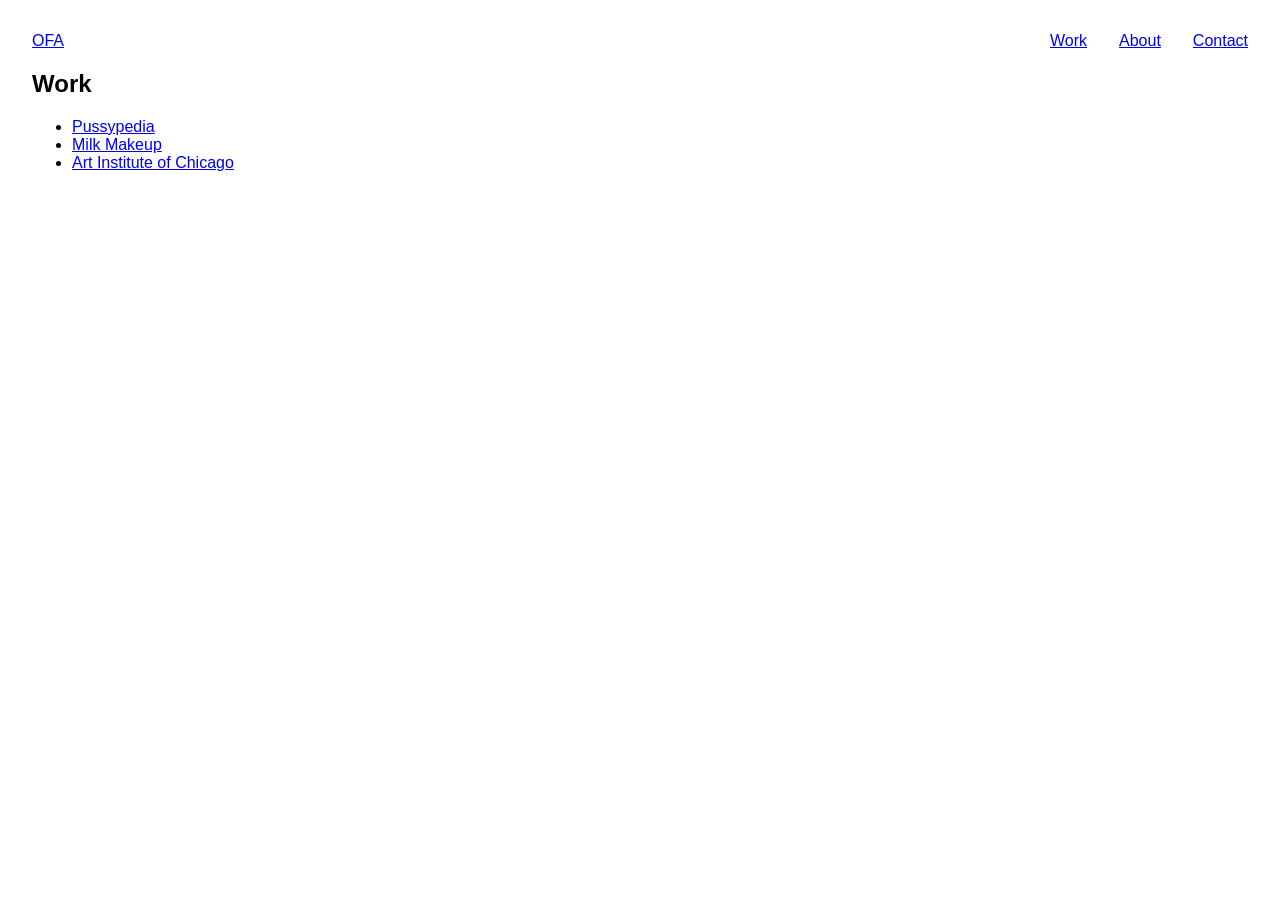
<file: work.html>
<!DOCTYPE html>
<html lang="en">
<head>
  <meta charset="UTF-8">
  <meta name="viewport" content="width=device-width, initial-scale=1.0">
  <title>Work · Our Future Agency</title>
  <link rel="stylesheet" href="styles.css">
</head>
<body>
<!-- Generated from the OFA Website Copy Google Doc by scripts/build-pages.py. Edit the doc, not this file. -->

  <header>
    <a href="index.html">OFA</a>
    <nav aria-label="Main">
      <ul>
        <li><a href="work.html" aria-current="page">Work</a></li>
        <li><a href="about.html">About</a></li>
        <li><a href="contact.html">Contact</a></li>
      </ul>
    </nav>
  </header>

  <main>
    <section>
      <h1>Work</h1>
    </section>

    <section class="projects">
      <ul>
        <li><a href="pussypedia.html">Pussypedia</a></li>
        <li><a href="milk-makeup.html">Milk Makeup</a></li>
        <li><a href="art-institute-of-chicago.html">Art Institute of Chicago</a></li>
      </ul>
    </section>
  </main>

</body>
</html>
</file>
<file: styles.css>
body {
  font-family: sans-serif;
  margin: 2rem;
}

header, nav {}

header {
  display: flex;
  justify-content: space-between; // Put leftover space between the children, so the first sits at the left edge and the second sits are the right edge

}

nav ul {
  list-style: none;
  margin: 0;
  padding: 0;
  display: flex;
  gap: 2rem;
}



/* Hidden on screen but still read by screen readers */
.visually-hidden {
  position: absolute;
  width: 1px;
  height: 1px;
  margin: -1px;
  padding: 0;
  overflow: hidden;
  clip: rect(0 0 0 0);
  white-space: nowrap;
  border: 0;
}

/* Images and videos shrink to fit inside the window, keeping their proportions */
img,
video {
  max-width: 100%;
  max-height: 90vh;
  width: auto;
  height: auto;
}
</file>
